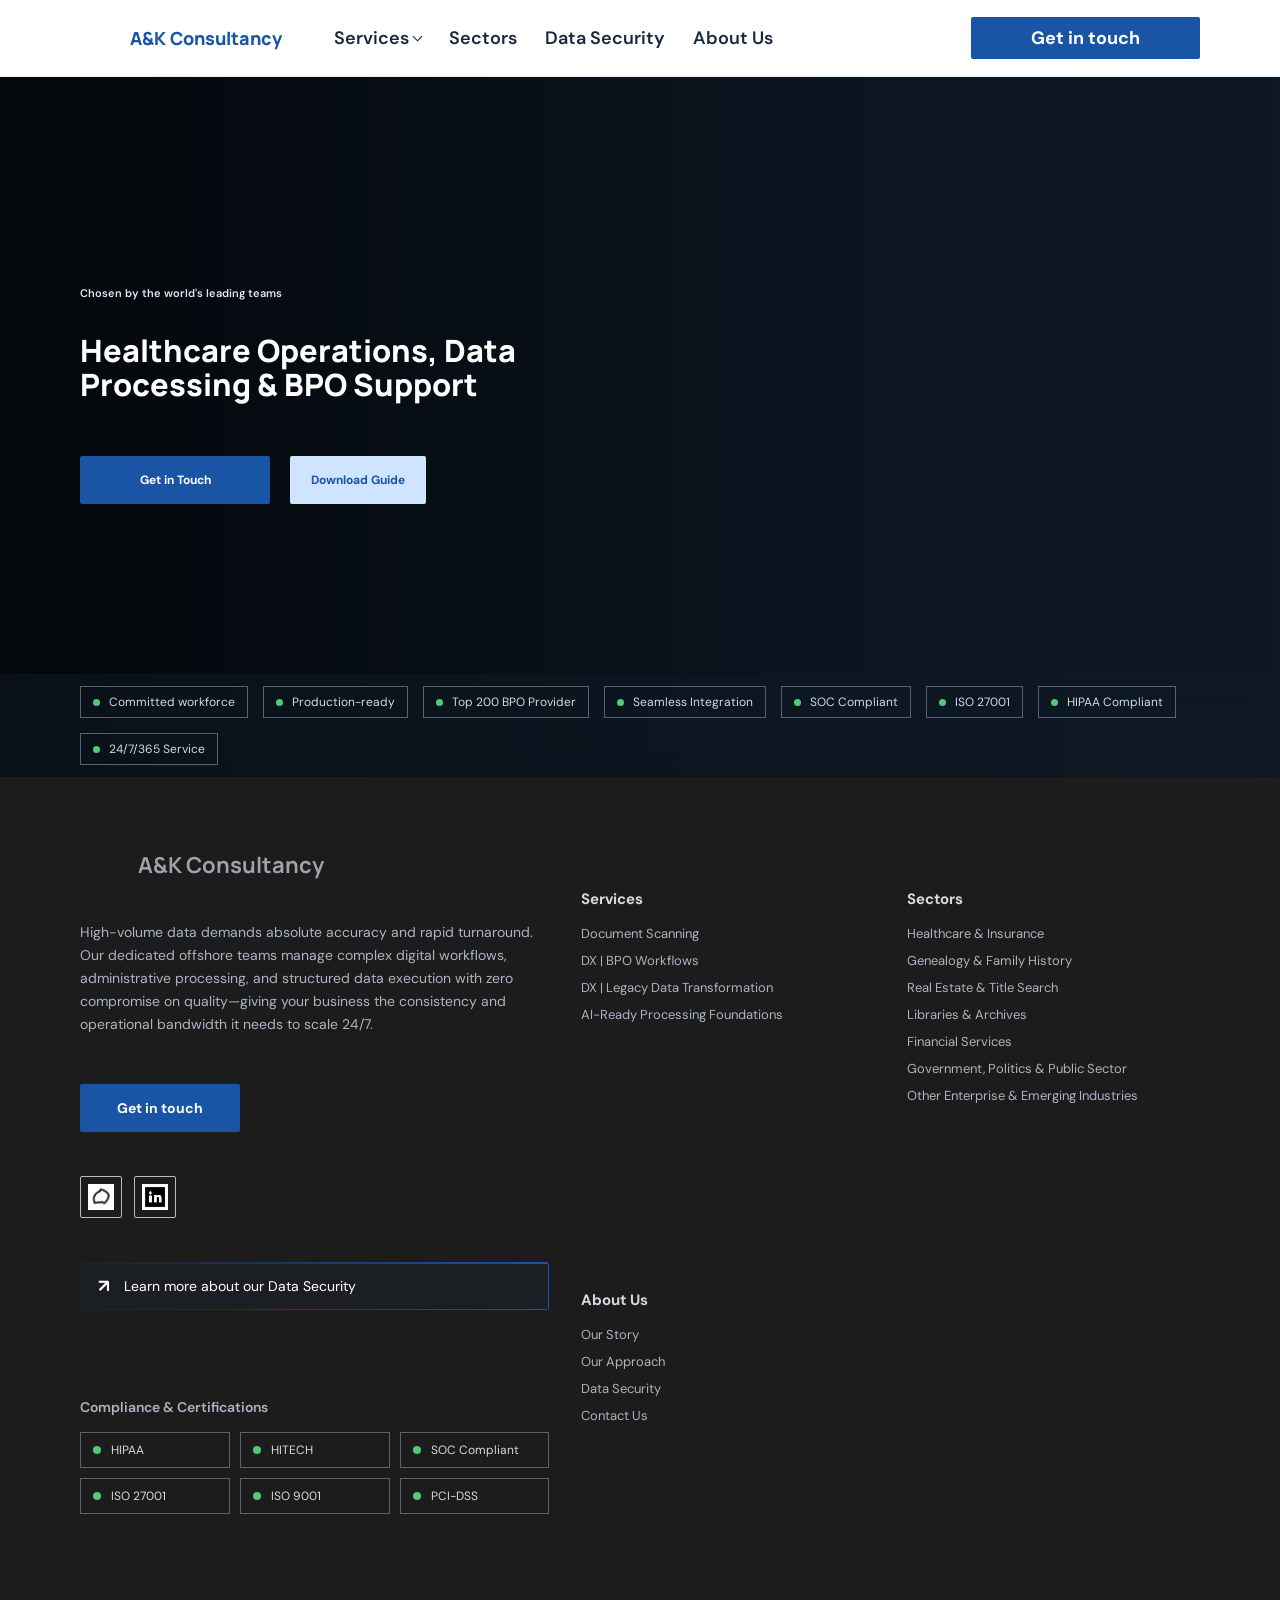
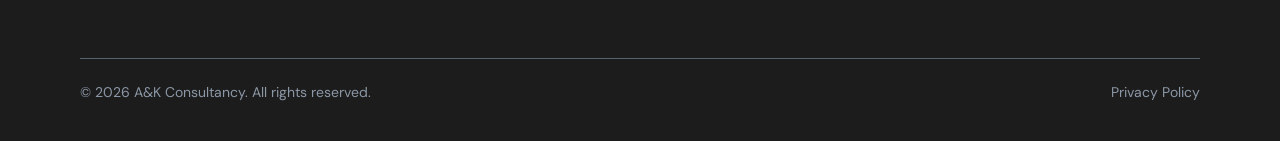
<file: index.html>
<!DOCTYPE html>
<html lang="en">
<head>
  <meta charset="UTF-8">
  <meta name="viewport" content="width=device-width, initial-scale=1.0">
  <meta name="description" content="A&amp;K Consultancy provides healthcare operations support, document processing, legacy data transformation, AI-ready data services, and secure BPO workflows for growing organizations.">
  <meta name="robots" content="index, follow">
  <link rel="canonical" href="https://www.ak-consultancy.online/">
  <link rel="icon" type="image/png" sizes="48x48" href="/ak-favicon.png?v=2">
  <link rel="icon" type="image/x-icon" href="/ak-favicon.ico?v=2">
  <link rel="apple-touch-icon" sizes="180x180" href="/apple-touch-icon.png">
  <meta property="og:type" content="website">
  <meta property="og:site_name" content="A&amp;K Consultancy">
  <meta property="og:title" content="A&amp;K Consultancy | Healthcare Operations, Data Processing &amp; BPO Services">
  <meta property="og:description" content="A&amp;K Consultancy provides healthcare operations support, document processing, legacy data transformation, AI-ready data services, and secure BPO workflows.">
  <meta property="og:url" content="https://www.ak-consultancy.online/">
  <meta property="og:image" content="https://www.ak-consultancy.online/GoogleBrand.png">
  <meta name="twitter:card" content="summary">
  <meta name="twitter:title" content="A&amp;K Consultancy | Healthcare Operations, Data Processing &amp; BPO Services">
  <meta name="twitter:description" content="A&amp;K Consultancy provides healthcare operations support, document processing, legacy data transformation, AI-ready data services, and secure BPO workflows.">
  <title>A&amp;K Consultancy | Healthcare Operations, Data Processing &amp; BPO Services</title>
  <link rel="stylesheet" href="style.css">
  <script type="application/ld+json">
    {
      "@context": "https://schema.org",
      "@type": "Organization",
      "name": "A&K Consultancy",
      "url": "https://www.ak-consultancy.online/",
      "logo": "https://www.ak-consultancy.online/GoogleBrand.png",
      "email": "hello@ak-consultancy.online",
      "description": "Healthcare operations, document processing, data transformation, and BPO support."
    }
  </script>
  <script type="application/ld+json">
    {
      "@context": "https://schema.org",
      "@type": "WebSite",
      "name": "A&K Consultancy",
      "url": "https://www.ak-consultancy.online/",
      "publisher": {
        "@type": "Organization",
        "name": "A&K Consultancy",
        "url": "https://www.ak-consultancy.online/"
      }
    }
  </script>
</head>
<body>
  <header class="site-header">
    <div class="header-inner">
      <div class="header-topline">
        <a class="brand" href="index.html" aria-label="A&K Consultancy home">
          <video class="brand-logo" autoplay muted loop playsinline preload="auto" aria-label="A&K Consultancy logo">
            <source src="https://raw.githubusercontent.com/ahmedarbaz272-maker/A-K_Consultancy/main/Assets/Brand_Logo/Green_arrow_logo_animation_202608241919.mp4" type="video/mp4">
          </video>
          <span class="brand-name">A&amp;K Consultancy</span>
        </a>

        <button class="menu-toggle" type="button" aria-expanded="false" aria-controls="primary-navigation">
          <span></span>
          <span></span>
          <span></span>
          <span class="sr-only">Open navigation menu</span>
        </button>

        <nav class="primary-navigation" id="primary-navigation" aria-label="Primary navigation">
          <ul class="navigation-list">
            <li class="navigation-item has-dropdown">
              <button class="navigation-link dropdown-toggle" type="button" aria-expanded="false">
                Services
                <span class="chevron" aria-hidden="true"></span>
              </button>
              <ul class="dropdown-menu">
                <li><a href="document-scanning.html">Document Scanning</a></li>
                <li><a href="bpo-workflows.html">DX | BPO Workflows</a></li>
                <li><a href="legacy-data-transformation.html">DX | Legacy Data Transformation</a></li>
                <li><a href="ai-ready-processing.html">AI-Ready Processing Foundations</a></li>
              </ul>
            </li>
            <li class="navigation-item"><a class="navigation-link" href="sectors.html">Sectors</a></li>
            <li class="navigation-item"><a class="navigation-link" href="data-security.html">Data Security</a></li>
            <li class="navigation-item"><a class="navigation-link" href="about-ak-consultancy.html">About Us</a></li>
          </ul>

          <div class="header-actions">
            <a class="contact-link" href="get-in-touch.html">Get in touch</a>
          </div>
        </nav>
      </div>

    </div>
  </header>

  <main>
    <section class="hero" aria-labelledby="hero-title">
      <div class="hero-video" aria-hidden="true">
        <video autoplay muted loop playsinline preload="auto" title="A&K Consultancy healthcare operations video">
          <source src="https://raw.githubusercontent.com/ahmedarbaz272-maker/A-K_Consultancy/main/Assets/HeroSection/HomeHero.mp4" type="video/mp4">
        </video>
      </div>
      <div class="hero-overlay" aria-hidden="true"></div>
      <div class="hero-badges" aria-label="Company credentials">
        <span class="hero-badge"><span class="certification-dot"></span>Committed workforce</span>
        <span class="hero-badge"><span class="certification-dot"></span>Production-ready</span>
        <span class="hero-badge"><span class="certification-dot"></span>Top 200 BPO Provider</span>
        <span class="hero-badge"><span class="certification-dot"></span>Seamless Integration</span>
        <span class="hero-badge"><span class="certification-dot"></span>SOC Compliant</span>
        <span class="hero-badge"><span class="certification-dot"></span>ISO 27001</span>
        <span class="hero-badge"><span class="certification-dot"></span>HIPAA Compliant</span>
        <span class="hero-badge"><span class="certification-dot"></span>24/7/365 Service</span>
      </div>
      <div class="hero-content">
        <p class="hero-eyebrow">Chosen by the world's leading teams</p>
        <h1 id="hero-title">Healthcare Operations, Data Processing &amp; BPO Support</h1>
        <div class="hero-actions">
          <a class="hero-button hero-button-primary" href="get-in-touch.html">Get in Touch</a>
          <a class="hero-button hero-button-secondary" href="#download-guide">Download Guide</a>
        </div>
      </div>
    </section>
  </main>

  <footer class="site-footer">
    <div class="footer-inner">
      <div class="header-content">
        <a class="footer-brand" href="index.html" aria-label="A&K Consultancy home">
              <video class="footer-logo" autoplay muted loop playsinline preload="auto" aria-label="A&K Consultancy logo">
                <source src="https://raw.githubusercontent.com/ahmedarbaz272-maker/A-K_Consultancy/main/Assets/Brand_Logo/Green_arrow_logo_animation_202608241919.mp4" type="video/mp4">
              </video>
          <span>A&amp;K Consultancy</span>
        </a>
        <p class="header-description">High-volume data demands absolute accuracy and rapid turnaround. Our dedicated offshore teams manage complex digital workflows, administrative processing, and structured data execution with zero compromise on quality—giving your business the consistency and operational bandwidth it needs to scale 24/7.</p>
        <a class="header-cta" href="get-in-touch.html">Get in touch</a>

        <div class="social-links" aria-label="Social media links">
          <span class="social-link" aria-label="Facebook" aria-disabled="true" tabindex="-1">
            <img src="https://raw.githubusercontent.com/ahmedarbaz272-maker/A-K_Consultancy/main/Assets/Icons/icons8-facebook.gif" alt="Facebook logo">
          </span>
          <span class="social-link" aria-label="LinkedIn" aria-disabled="true" tabindex="-1">
            <img src="https://raw.githubusercontent.com/ahmedarbaz272-maker/A-K_Consultancy/main/Assets/Icons/icons8-linkedin-48.gif" alt="LinkedIn logo">
          </span>
        </div>

        <a class="security-link" href="data-security.html">Learn more about our Data Security</a>

        <div class="certifications">
          <p class="certifications-title">Compliance &amp; Certifications</p>
          <div class="certification-grid">
            <div class="certification-item"><span class="certification-dot"></span>HIPAA</div>
            <div class="certification-item"><span class="certification-dot"></span>HITECH</div>
            <div class="certification-item"><span class="certification-dot"></span>SOC Compliant</div>
            <div class="certification-item"><span class="certification-dot"></span>ISO 27001</div>
            <div class="certification-item"><span class="certification-dot"></span>ISO 9001</div>
            <div class="certification-item"><span class="certification-dot"></span>PCI-DSS</div>
          </div>
        </div>

      </div>

      <nav class="footer-services" aria-label="Footer services">
        <h2><a href="document-scanning.html">Services</a></h2>
        <a href="document-scanning.html">Document Scanning</a>
        <a href="bpo-workflows.html">DX | BPO Workflows</a>
        <a href="legacy-data-transformation.html">DX | Legacy Data Transformation</a>
        <a href="ai-ready-processing.html">AI-Ready Processing Foundations</a>
      </nav>
      
      <nav class="footer-sectors" aria-label="Footer sectors">
        <h2><a href="sectors.html">Sectors</a></h2>
        <a href="sectors.html">Healthcare &amp; Insurance</a>
        <a href="sectors.html">Genealogy &amp; Family History</a>
        <a href="sectors.html">Real Estate &amp; Title Search</a>
        <a href="sectors.html">Libraries &amp; Archives</a>
        <a href="sectors.html">Financial Services</a>
        <a href="sectors.html">Government, Politics &amp; Public Sector</a>
        <a href="sectors.html">Other Enterprise &amp; Emerging Industries</a>
      </nav>


      <nav class="footer-about" aria-label="Footer about us"><h2><a href="about-ak-consultancy.html">About Us</a></h2><a href="about-ak-consultancy.html#our-story">Our Story</a><a href="about-ak-consultancy.html#our-approach">Our Approach</a><a href="data-security.html">Data Security</a><a href="get-in-touch.html">Contact Us</a></nav>

      <div class="header-bottomline">
        <span>&copy; 2026 A&amp;K Consultancy. All rights reserved.</span>
        <a href="privacy-policy.html">Privacy Policy</a>
      </div>
    </div>
  </footer>

  <script src="script.js?v=animation-2"></script>
</body>
</html>
</file>
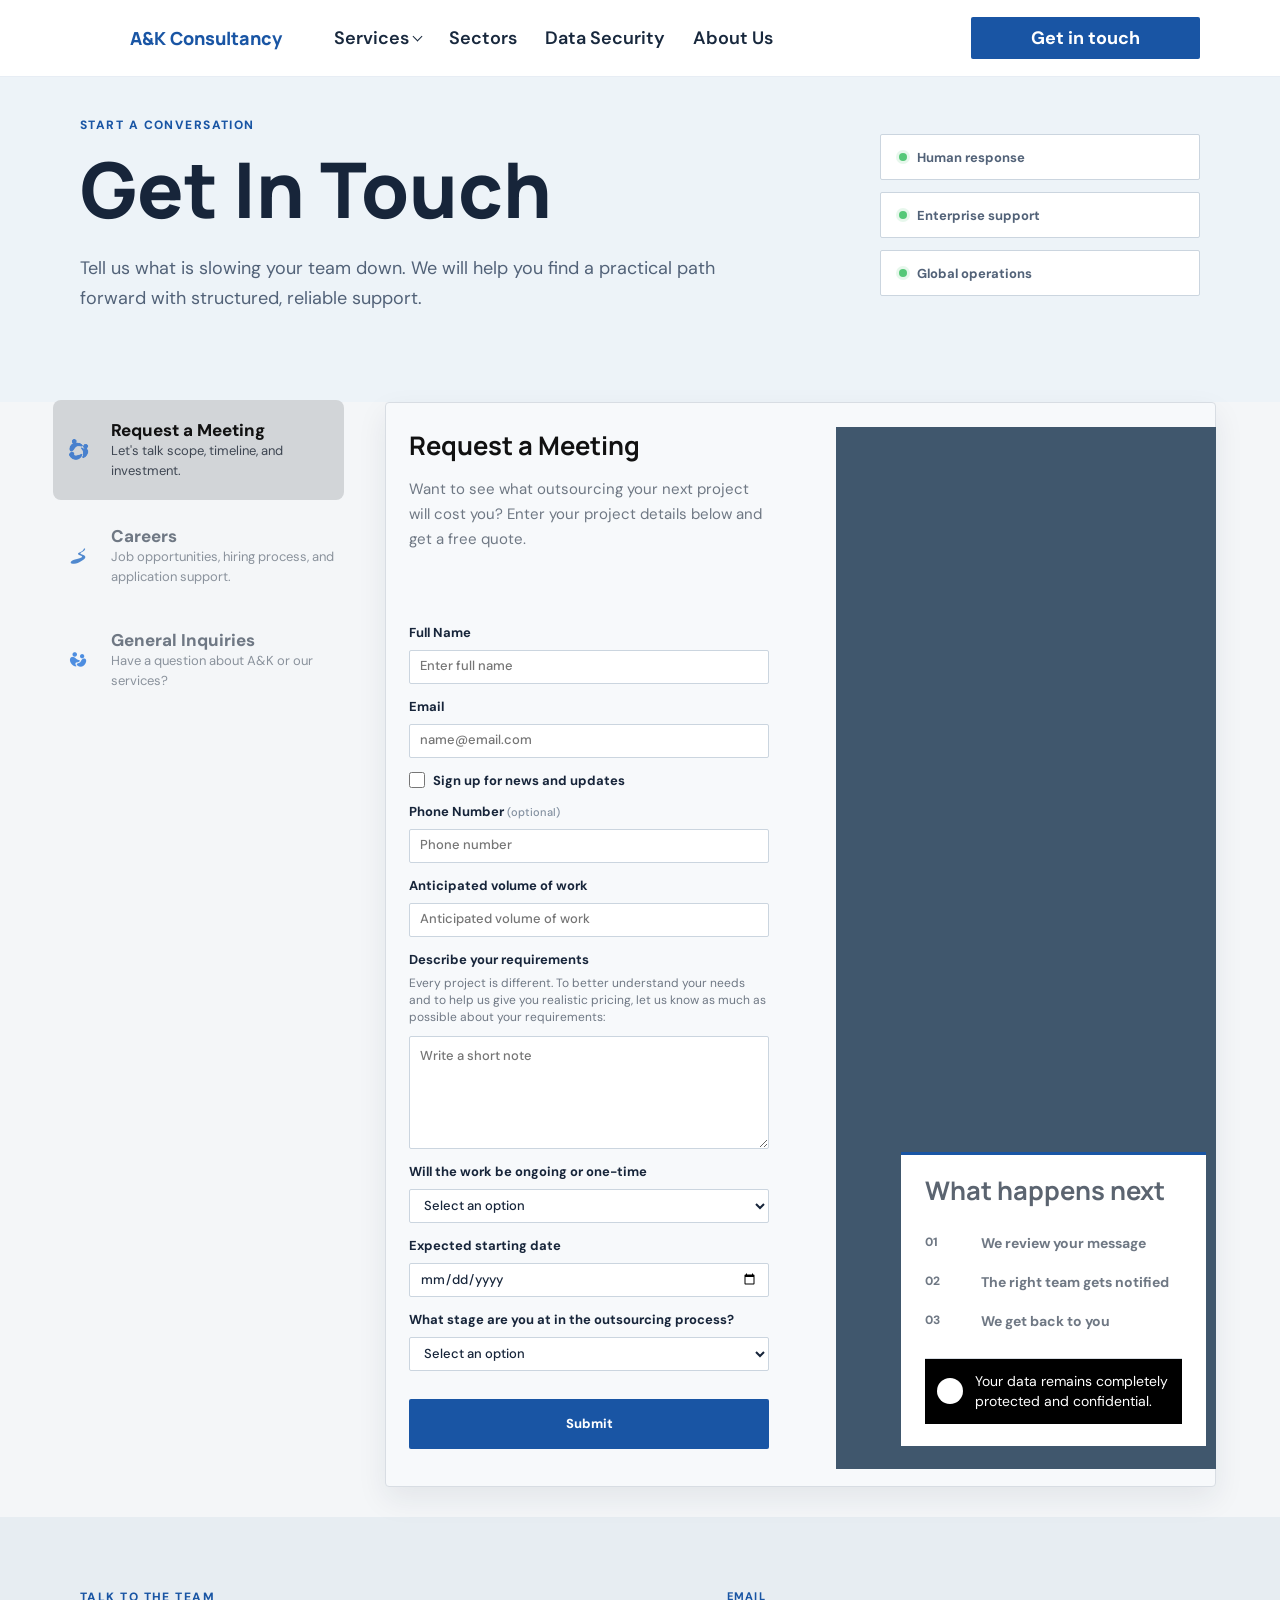
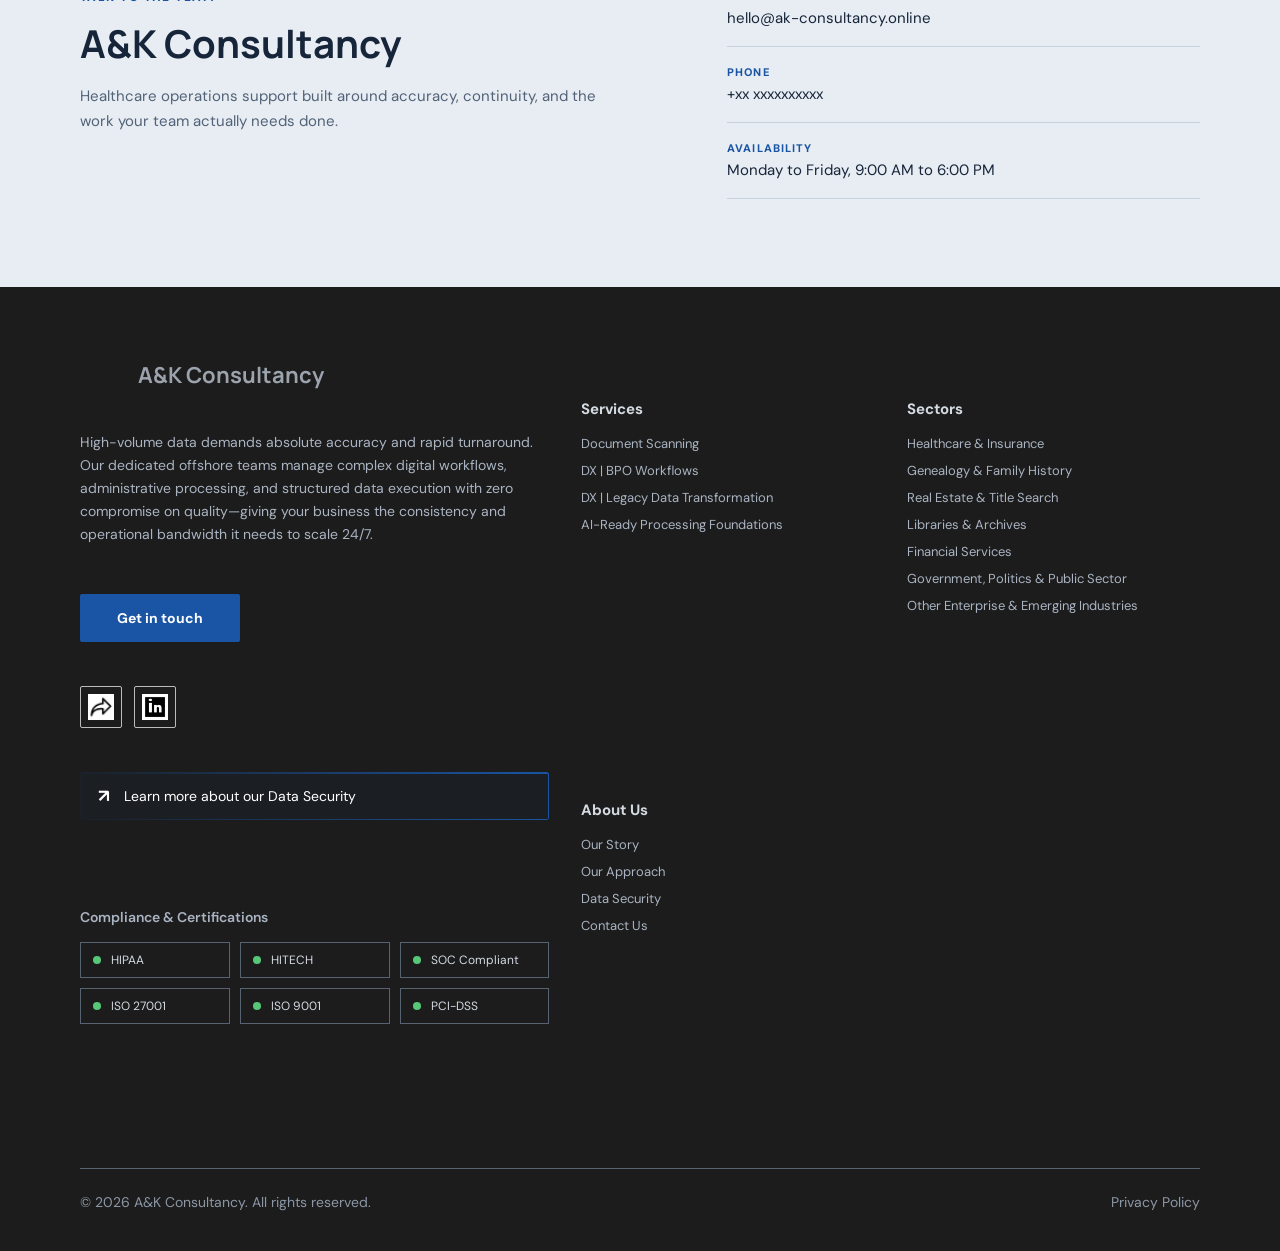
<file: get-in-touch.html>
﻿<!DOCTYPE html>
<html lang="en">
<head>
  <meta charset="UTF-8">
  <meta name="viewport" content="width=device-width, initial-scale=1.0">
  <meta name="description" content="Contact A&amp;K Consultancy about healthcare operations, document processing, data transformation, and BPO support for your organization.">
  <meta name="robots" content="index, follow">
  <link rel="canonical" href="https://www.ak-consultancy.online/get-in-touch.html">
  <link rel="icon" type="image/png" sizes="48x48" href="/ak-favicon.png?v=2">
  <link rel="icon" type="image/x-icon" href="/ak-favicon.ico?v=2">
  <link rel="apple-touch-icon" sizes="180x180" href="/apple-touch-icon.png">
  <meta property="og:type" content="website">
  <meta property="og:site_name" content="A&amp;K Consultancy">
  <meta property="og:title" content="Contact A&amp;K Consultancy">
  <meta property="og:description" content="Contact A&amp;K Consultancy about healthcare operations, document processing, data transformation, and BPO support.">
  <meta property="og:url" content="https://www.ak-consultancy.online/get-in-touch.html">
  <meta property="og:image" content="https://www.ak-consultancy.online/GoogleBrand.png">
  <meta name="twitter:card" content="summary">
  <meta name="twitter:title" content="Contact A&amp;K Consultancy">
  <meta name="twitter:description" content="Contact A&amp;K Consultancy about healthcare operations, document processing, data transformation, and BPO support.">
  <title>Contact A&amp;K Consultancy | Get in Touch</title>
  <link rel="stylesheet" href="style.css?v=contact-layout-2">
  <script type="application/ld+json">
    {"@context":"https://schema.org","@type":"ContactPage","name":"Contact A&K Consultancy","description":"Contact A&K Consultancy about healthcare operations, document processing, data transformation, and BPO support.","url":"https://www.ak-consultancy.online/get-in-touch.html","mainEntity":{"@type":"Organization","name":"A&K Consultancy","url":"https://www.ak-consultancy.online/","email":"hello@ak-consultancy.online"}}
  </script>
  <script type="application/ld+json">
    {"@context":"https://schema.org","@type":"BreadcrumbList","itemListElement":[{"@type":"ListItem","position":1,"name":"Home","item":"https://www.ak-consultancy.online/"},{"@type":"ListItem","position":2,"name":"Contact A&K Consultancy","item":"https://www.ak-consultancy.online/get-in-touch.html"}]}
  </script>
</head>
<body class="contact-page">
  <header class="site-header">
    <div class="header-inner">
      <div class="header-topline">
        <a class="brand" href="index.html" aria-label="A&K Consultancy home">
          <video class="brand-logo" autoplay muted loop playsinline preload="auto" aria-label="A&K Consultancy logo">
            <source src="https://raw.githubusercontent.com/ahmedarbaz272-maker/A-K_Consultancy/main/Assets/Brand_Logo/Green_arrow_logo_animation_202608241919.mp4" type="video/mp4">
          </video>
          <span class="brand-name">A&amp;K Consultancy</span>
        </a>

        <button class="menu-toggle" type="button" aria-expanded="false" aria-controls="primary-navigation">
          <span></span>
          <span></span>
          <span></span>
          <span class="sr-only">Open navigation menu</span>
        </button>

        <nav class="primary-navigation" id="primary-navigation" aria-label="Primary navigation">
          <ul class="navigation-list">
            <li class="navigation-item has-dropdown">
              <button class="navigation-link dropdown-toggle" type="button" aria-expanded="false">
                Services
                <span class="chevron" aria-hidden="true"></span>
              </button>
              <ul class="dropdown-menu">
                <li><a href="document-scanning.html">Document Scanning</a></li>
                <li><a href="bpo-workflows.html">DX | BPO Workflows</a></li>
                <li><a href="legacy-data-transformation.html">DX | Legacy Data Transformation</a></li>
                <li><a href="ai-ready-processing.html">AI-Ready Processing Foundations</a></li>
              </ul>
            </li>
            <li class="navigation-item"><a class="navigation-link" href="sectors.html">Sectors</a></li>
            <li class="navigation-item"><a class="navigation-link" href="data-security.html">Data Security</a></li>
            <li class="navigation-item"><a class="navigation-link" href="about-ak-consultancy.html">About Us</a></li>
          </ul>

          <div class="header-actions">
            <a class="contact-link" href="get-in-touch.html">Get in touch</a>
          </div>
        </nav>
      </div>

    </div>
  </header>

  <main>
    <section class="contact-intro" aria-labelledby="contact-title">
      <div class="contact-intro-inner">
        <p class="contact-kicker">Start a conversation</p>
        <h1 id="contact-title">Get In Touch</h1>
        <p>Tell us what is slowing your team down. We will help you find a practical path forward with structured, reliable support.</p>
        <fieldset class="contact-options">
          <legend class="sr-only">Support type</legend>
          <label class="contact-option">
            <input type="radio" name="support-type" value="human-response">
            <span class="contact-option-dot" aria-hidden="true"></span>
            <span>Human response</span>
          </label>
          <label class="contact-option">
            <input type="radio" name="support-type" value="enterprise-support">
            <span class="contact-option-dot" aria-hidden="true"></span>
            <span>Enterprise support</span>
          </label>
          <label class="contact-option">
            <input type="radio" name="support-type" value="global-operations">
            <span class="contact-option-dot" aria-hidden="true"></span>
            <span>Global operations</span>
          </label>
        </fieldset>
      </div>
    </section>

    <section class="contact-workspace" aria-labelledby="meeting-title">
      <div class="contact-video-background" aria-hidden="true">
        <video autoplay muted loop playsinline preload="metadata">
          <source src="https://raw.githubusercontent.com/ahmedarbaz272-maker/A-K_Consultancy/main/Assets/Contact%20Page/Flying_through_geometric_tunnel_1080p_20260914140440.mp4" type="video/mp4">
        </video>
      </div>
      <fieldset class="contact-intents">
        <legend class="sr-only">Choose an enquiry type</legend>
        <label class="contact-intent">
          <input type="radio" name="inquiry-type" value="request-a-meeting" checked>
          <img class="contact-intent-logo" src="https://raw.githubusercontent.com/ahmedarbaz272-maker/A-K_Consultancy/main/Assets/Contact%20Page/request-a-meeting-organic-alt-1.png" alt="">
          <span class="contact-intent-title">Request a Meeting</span>
          <span class="contact-intent-copy">Let's talk scope, timeline, and investment.</span>
        </label>
        <label class="contact-intent">
          <input type="radio" name="inquiry-type" value="careers">
          <img class="contact-intent-logo" src="https://raw.githubusercontent.com/ahmedarbaz272-maker/A-K_Consultancy/main/Assets/Contact%20Page/careers-icon-new.png" alt="Careers icon">
          <span class="contact-intent-title">Careers</span>
          <span class="contact-intent-copy">Job opportunities, hiring process, and application support.</span>
        </label>
        <label class="contact-intent">
          <input type="radio" name="inquiry-type" value="general-inquiries">
          <img class="contact-intent-logo" src="https://raw.githubusercontent.com/ahmedarbaz272-maker/A-K_Consultancy/main/Assets/Contact%20Page/general-inquiries-icon-only.png" alt="General inquiries icon">
          <span class="contact-intent-title">General Inquiries</span>
          <span class="contact-intent-copy">Have a question about A&amp;K or our services?</span>
        </label>
      </fieldset>
      <div class="contact-form-panel" data-inquiry="request-a-meeting" hidden>
        <h2 id="meeting-title">Request a Meeting</h2>
        <p class="contact-panel-copy">Want to see what outsourcing your next project will cost you? Enter your project details below and get a free quote.</p>
        <form class="contact-form" id="contact-form-request"> 
          <div class="contact-field-grid">
            <label class="contact-field">
              <span>Full Name</span>
              <input type="text" name="name" autocomplete="name" placeholder="Enter full name" required>
            </label>
            <label class="contact-field">
              <span>Email</span>
              <input type="email" name="email" autocomplete="email" placeholder="name@email.com" required>
            </label>
            <label class="contact-field contact-field-wide contact-checkbox-field">
              <span><input type="checkbox" name="news-updates"> Sign up for news and updates</span>
            </label>
            <label class="contact-field">
              <span>Phone Number <em>(optional)</em></span>
              <input type="tel" name="phone" autocomplete="tel" placeholder="Phone number">
            </label>
            <label class="contact-field">
              <span>Anticipated volume of work</span>
              <input type="text" name="work-volume" placeholder="Anticipated volume of work">
            </label>
            <label class="contact-field contact-field-wide">
              <span>Describe your requirements</span>
              <p class="contact-field-help">Every project is different. To better understand your needs and to help us give you realistic pricing, let us know as much as possible about your requirements:</p>
              <textarea name="requirements" rows="5" placeholder="Write a short note" required></textarea>
            </label>
            <label class="contact-field">
              <span>Will the work be ongoing or one-time</span>
              <select name="work-frequency" required>
                <option value="" selected disabled>Select an option</option>
                <option>One-Time</option>
                <option>Ongoing</option>
              </select>
            </label>
            <label class="contact-field">
              <span>Expected starting date</span>
              <input type="date" name="start-date" placeholder="mm/dd/yyyy">
            </label>
            <label class="contact-field contact-field-wide">
              <span>What stage are you at in the outsourcing process?</span>
              <select name="outsourcing-stage" required>
                <option value="" selected disabled>Select an option</option>
                <option>Currently in-house</option>
                <option>Currently Outsourced</option>
                <option>Early Concept Stage</option>
              </select>
            </label>
          </div>
          <div class="contact-form-footer">
            <button class="contact-submit" type="submit">Submit</button>
          </div>
        </form>
      </div>

      <div class="contact-form-panel" data-inquiry="careers">
        <h2 id="careers-title">Careers</h2>
        <p class="contact-panel-copy" id="careers-copy">The more context you share, the better we can help.</p>
        <form class="contact-form" id="contact-form-careers"> 
          <div class="contact-field-grid">
            <label class="contact-field">
              <span>Full Name</span>
              <input type="text" name="name" autocomplete="name" placeholder="Enter full name" required>
            </label>
            <label class="contact-field">
              <span>Email</span>
              <input type="email" name="email" autocomplete="email" placeholder="name@email.com" required>
            </label>
            <label class="contact-field contact-field-wide contact-checkbox-field">
              <span><input type="checkbox" name="news-updates"> Sign up for news and updates</span>
            </label>
            <label class="contact-field">
              <span>Phone Number <em>(optional)</em></span>
              <input type="tel" name="phone" autocomplete="tel" placeholder="Phone number">
            </label>
            <label class="contact-field">
              <span>Position of Interest</span>
              <input type="text" name="position" placeholder="Position of Interest">
            </label>
            <label class="contact-field">
              <span>State</span>
              <input type="text" name="state" placeholder="State">
            </label>
            <label class="contact-field">
              <span>City</span>
              <input type="text" name="city" placeholder="City">
            </label>
            <label class="contact-field contact-field-wide">
              <span>Message</span>
              <textarea name="message" rows="5" placeholder="Tell us a little about yourself and your interest" required></textarea>
            </label>
          </div>
          <div class="contact-form-footer">
            <button class="contact-submit" type="submit">Submit</button>
          </div>
        </form>
      </div>

      <div class="contact-form-panel" data-inquiry="general-inquiries" hidden>
        <h2 id="general-inquiries-title">General Inquiries</h2>
        <p class="contact-panel-copy" id="general-inquiries-copy">The more context you share, the better we can help.</p>
        <form class="contact-form" id="contact-form-general"> 
          <div class="contact-field-grid">
            <label class="contact-field">
              <span>Full Name</span>
              <input type="text" name="name" autocomplete="name" placeholder="Enter full name" required>
            </label>
            <label class="contact-field">
              <span>Email</span>
              <input type="email" name="email" autocomplete="email" placeholder="name@email.com" required>
            </label>
            <label class="contact-field contact-field-wide contact-checkbox-field">
              <span><input type="checkbox" name="news-updates"> Sign up for news and updates</span>
            </label>
            <label class="contact-field">
              <span>Phone Number <em>(optional)</em></span>
              <input type="tel" name="phone" autocomplete="tel" placeholder="Phone number">
            </label>
            <label class="contact-field">
              <span>Country / Region</span>
              <input type="text" name="country-region" placeholder="Country / Region">
            </label>
            <label class="contact-field contact-field-wide">
              <span>Message</span>
              <textarea name="message" rows="5" placeholder="Tell us how we can help" required></textarea>
            </label>
          </div>
          <div class="contact-form-footer">
            <button class="contact-submit" type="submit">Submit</button>
          </div>
        </form>
      </div>

      <aside class="contact-next" aria-labelledby="next-title">
        <h2 id="next-title">What happens next</h2>
        <ol class="contact-steps">
          <li><span>01</span><div><strong>We review your message</strong></div></li>
          <li><span>02</span><div><strong>The right team gets notified</strong></div></li>
          <li><span>03</span><div><strong>We get back to you</strong></div></li>
        </ol>
        <div class="contact-assurance"><span class="contact-assurance-icon" aria-hidden="true"></span><span class="contact-assurance-text">Your data remains completely protected and confidential.</span></div>
      </aside>
    </section>

    <section class="contact-details" aria-labelledby="details-title">
      <div class="contact-details-heading">
        <p class="contact-kicker">Talk to the team</p>
        <h2 id="details-title">A&K Consultancy</h2>
        <p>Healthcare operations support built around accuracy, continuity, and the work your team actually needs done.</p>
      </div>
      <div class="contact-detail-list">
        <a href="mailto:hello@ak-consultancy.online"><span>Email</span>hello@ak-consultancy.online</a>
        <a href="tel:+15550184762"><span>Phone</span>+xx xxxxxxxxxx</a>
        <div><span>Availability</span>Monday to Friday, 9:00 AM to 6:00 PM</div>
      </div>
    </section>
  </main>

  <footer class="site-footer">
    <div class="footer-inner">
      <div class="header-content">
        <a class="footer-brand" href="index.html" aria-label="A&K Consultancy home">
              <video class="footer-logo" autoplay muted loop playsinline preload="auto" aria-label="A&K Consultancy logo">
                <source src="https://raw.githubusercontent.com/ahmedarbaz272-maker/A-K_Consultancy/main/Assets/Brand_Logo/Green_arrow_logo_animation_202608241919.mp4" type="video/mp4">
              </video>
          <span>A&amp;K Consultancy</span>
        </a>
        <p class="header-description">High-volume data demands absolute accuracy and rapid turnaround. Our dedicated offshore teams manage complex digital workflows, administrative processing, and structured data execution with zero compromise on quality—giving your business the consistency and operational bandwidth it needs to scale 24/7.</p>
        <a class="header-cta" href="get-in-touch.html">Get in touch</a>

        <div class="social-links" aria-label="Social media links">
          <span class="social-link" aria-label="Facebook" aria-disabled="true" tabindex="-1">
            <img src="https://raw.githubusercontent.com/ahmedarbaz272-maker/A-K_Consultancy/main/Assets/Icons/icons8-facebook.gif" alt="Facebook logo">
          </span>
          <span class="social-link" aria-label="LinkedIn" aria-disabled="true" tabindex="-1">
            <img src="https://raw.githubusercontent.com/ahmedarbaz272-maker/A-K_Consultancy/main/Assets/Icons/icons8-linkedin-48.gif" alt="LinkedIn logo">
          </span>
        </div>

        <a class="security-link" href="data-security.html">Learn more about our Data Security</a>

        <div class="certifications">
          <p class="certifications-title">Compliance &amp; Certifications</p>
          <div class="certification-grid">
            <div class="certification-item"><span class="certification-dot"></span>HIPAA</div>
            <div class="certification-item"><span class="certification-dot"></span>HITECH</div>
            <div class="certification-item"><span class="certification-dot"></span>SOC Compliant</div>
            <div class="certification-item"><span class="certification-dot"></span>ISO 27001</div>
            <div class="certification-item"><span class="certification-dot"></span>ISO 9001</div>
            <div class="certification-item"><span class="certification-dot"></span>PCI-DSS</div>
          </div>
        </div>

      </div>

      <nav class="footer-services" aria-label="Footer services">
        <h2><a href="document-scanning.html">Services</a></h2>
        <a href="document-scanning.html">Document Scanning</a>
        <a href="bpo-workflows.html">DX | BPO Workflows</a>
        <a href="legacy-data-transformation.html">DX | Legacy Data Transformation</a>
        <a href="ai-ready-processing.html">AI-Ready Processing Foundations</a>
      </nav>
      
      <nav class="footer-sectors" aria-label="Footer sectors">
        <h2><a href="sectors.html">Sectors</a></h2>
        <a href="sectors.html">Healthcare &amp; Insurance</a>
        <a href="sectors.html">Genealogy &amp; Family History</a>
        <a href="sectors.html">Real Estate &amp; Title Search</a>
        <a href="sectors.html">Libraries &amp; Archives</a>
        <a href="sectors.html">Financial Services</a>
        <a href="sectors.html">Government, Politics &amp; Public Sector</a>
        <a href="sectors.html">Other Enterprise &amp; Emerging Industries</a>
      </nav>


      <nav class="footer-about" aria-label="Footer about us"><h2><a href="about-ak-consultancy.html">About Us</a></h2><a href="about-ak-consultancy.html#our-story">Our Story</a><a href="about-ak-consultancy.html#our-approach">Our Approach</a><a href="data-security.html">Data Security</a><a href="get-in-touch.html">Contact Us</a></nav>

      <div class="header-bottomline">
        <span>&copy; 2026 A&amp;K Consultancy. All rights reserved.</span>
        <a href="privacy-policy.html">Privacy Policy</a>
      </div>
    </div>
  </footer>
  <script src="script.js?v=animation-2"></script>
  <script>
    const supabaseUrl = 'https://wkveaopgnszcxopgyogx.supabase.co';
    const supabaseAnonKey = 'eyJhbGciOiJIUzI1NiIsInR5cCI6IkpXVCJ9.eyJpc3MiOiJzdXBhYmFzZSIsInJlZiI6IndrdmVhb3BnbnN6Y3hvcGd5b2d4Iiwicm9sZSI6ImFub24iLCJpYXQiOjE3ODk1NjY3OTksImV4cCI6MjEwNTE0Mjc5OX0.OoEdMaIH-aYIFyuxSauwn3Vp7qVYF-MsN5XLJYQkwXc';

    document.querySelectorAll('.contact-form').forEach(function (form) {
      form.addEventListener('submit', async function (event) {
        event.preventDefault();

        const panel = this.closest('.contact-form-panel');
        const submitButton = this.querySelector('.contact-submit');
        const inquiryType = panel.dataset.inquiry || 'general-inquiries';
        const payload = Object.fromEntries(new FormData(this).entries());

        payload['news-updates'] = this.elements['news-updates']?.checked || false;
        submitButton.disabled = true;

        try {
          const response = await fetch(`${supabaseUrl}/rest/v1/submissions`, {
            method: 'POST',
            headers: {
              apikey: supabaseAnonKey,
              Authorization: `Bearer ${supabaseAnonKey}`,
              'Content-Type': 'application/json',
              Prefer: 'return=minimal'
            },
            body: JSON.stringify({
              inquiry_type: inquiryType,
              name: payload.name || null,
              email: payload.email || null,
              payload_json: payload
            })
          });

          if (!response.ok) {
            const errorDetails = await response.text();
            throw new Error(`Database submission failed: ${errorDetails || response.status}`);
          }

          const emailResponse = await fetch(`${supabaseUrl}/functions/v1/Email_Contact_Form`, {
            method: 'POST',
            headers: {
              'Content-Type': 'application/json'
            },
            body: JSON.stringify({
              ...payload,
              inquiry_type: inquiryType
            })
          });

          if (!emailResponse.ok) {
            const errorDetails = await emailResponse.text();
            throw new Error(`Email notification failed: ${errorDetails || emailResponse.status}`);
          }

          window.alert('Thank you. Your enquiry has been sent successfully.');
          this.reset();
        } catch (error) {
          console.error('Contact form submission failed:', error);
          window.alert(`There was a problem sending your enquiry. ${error.message}`);
        } finally {
          submitButton.disabled = false;
        }
      });
    });
  </script>
</body>
</html>
</file>
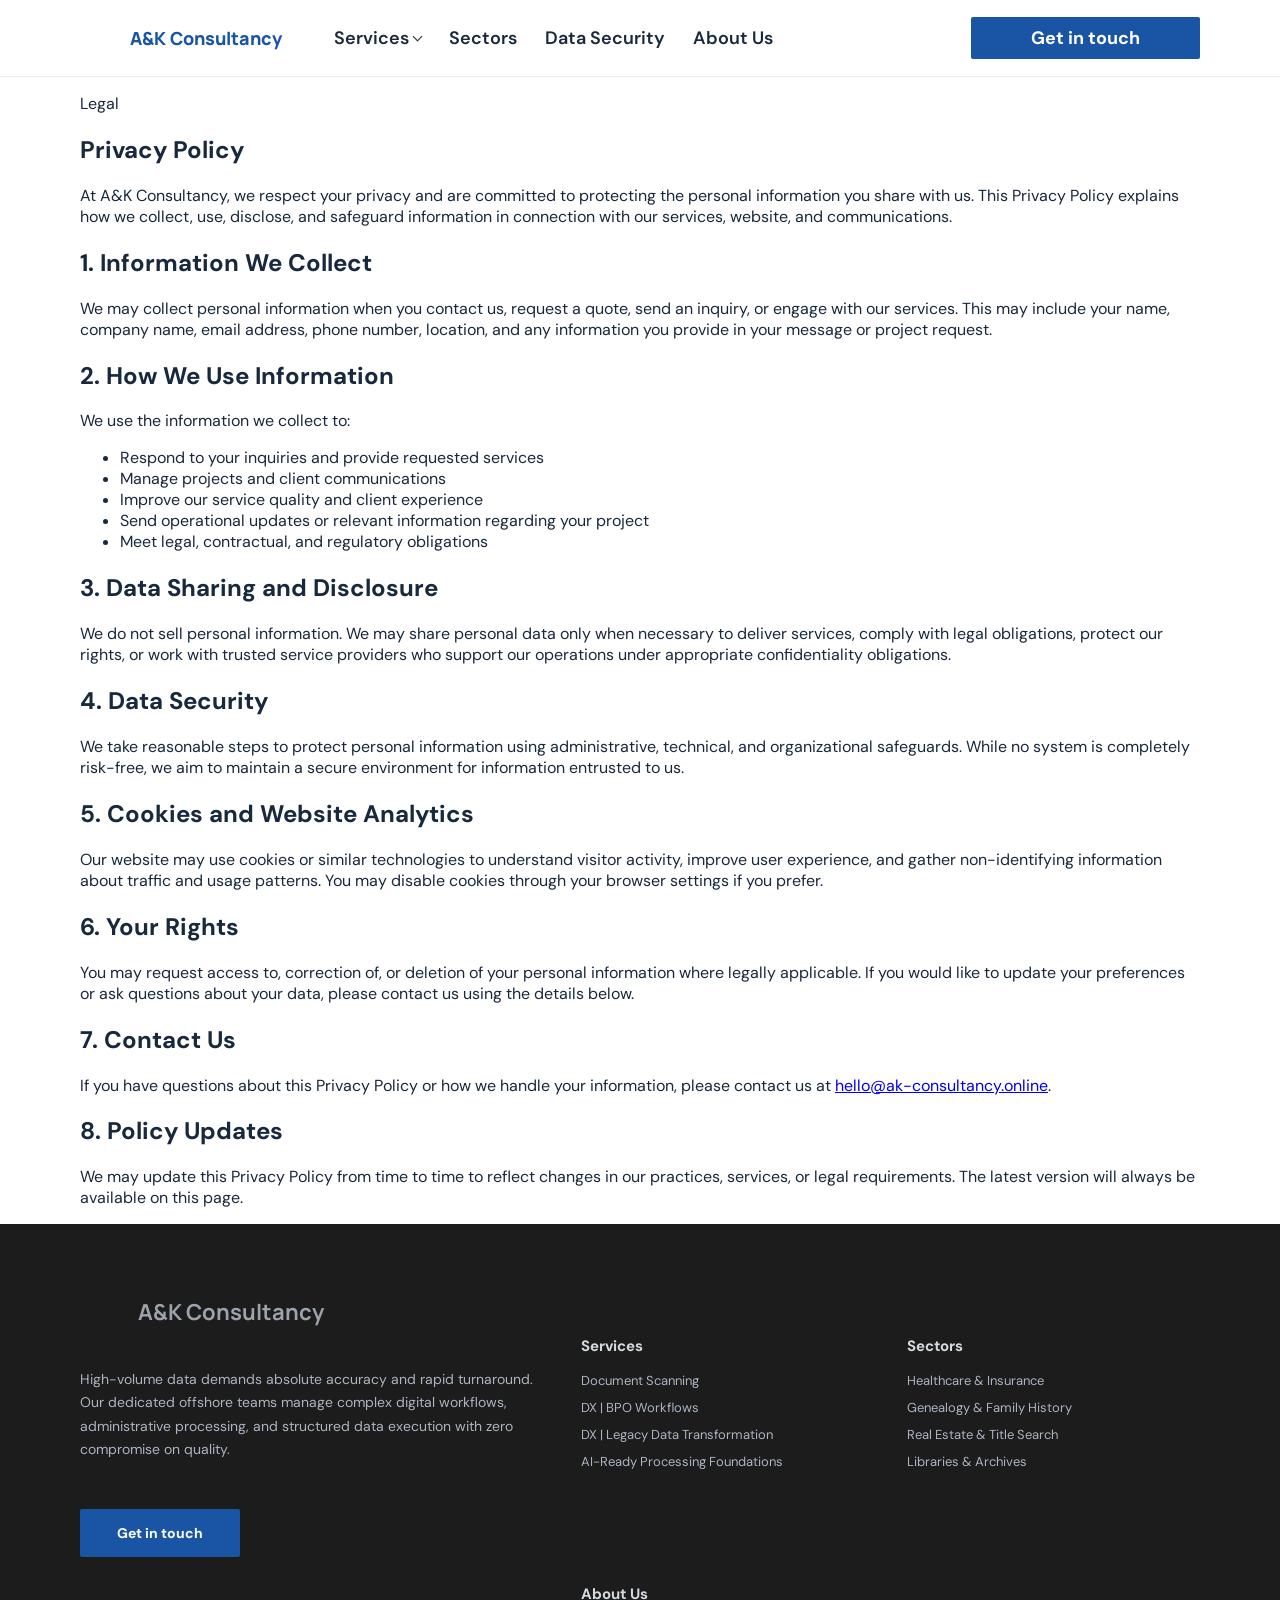
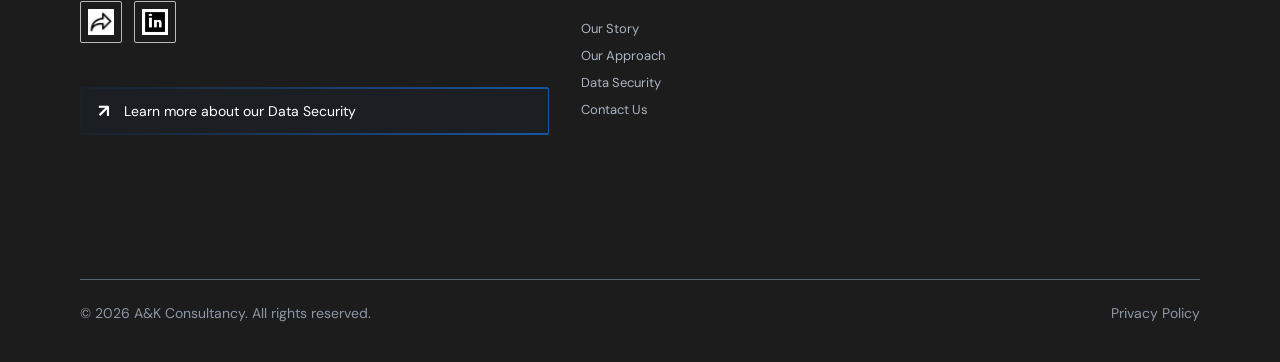
<file: privacy-policy.html>
<!DOCTYPE html>
<html lang="en">
<head>
  <meta charset="UTF-8">
  <meta name="viewport" content="width=device-width, initial-scale=1.0">
  <meta name="description" content="Privacy Policy for A&K Consultancy. Learn how we collect, use, protect, and manage personal information.">
  <meta name="robots" content="index, follow">
  <link rel="canonical" href="https://www.ak-consultancy.online/privacy-policy.html">
  <link rel="icon" type="image/png" sizes="48x48" href="/ak-favicon.png?v=2">
  <link rel="icon" type="image/x-icon" href="/ak-favicon.ico?v=2">
  <link rel="apple-touch-icon" sizes="180x180" href="/apple-touch-icon.png">
  <meta property="og:type" content="website">
  <meta property="og:site_name" content="A&K Consultancy">
  <meta property="og:title" content="Privacy Policy | A&K Consultancy">
  <meta property="og:description" content="Privacy Policy for A&K Consultancy. Learn how we collect, use, protect, and manage personal information.">
  <meta property="og:url" content="https://www.ak-consultancy.online/privacy-policy.html">
  <meta property="og:image" content="https://www.ak-consultancy.online/GoogleBrand.png">
  <meta name="twitter:card" content="summary">
  <meta name="twitter:title" content="Privacy Policy | A&K Consultancy">
  <meta name="twitter:description" content="Privacy Policy for A&K Consultancy. Learn how we collect, use, protect, and manage personal information.">
  <title>Privacy Policy | A&K Consultancy</title>
  <link rel="stylesheet" href="style.css">
</head>
<body>
  <header class="site-header">
    <div class="header-inner">
      <div class="header-topline">
        <a class="brand" href="index.html" aria-label="A&K Consultancy home">
          <video class="brand-logo" autoplay muted loop playsinline preload="auto" aria-label="A&K Consultancy logo">
            <source src="https://raw.githubusercontent.com/ahmedarbaz272-maker/A-K_Consultancy/main/Assets/Brand_Logo/Green_arrow_logo_animation_202608241919.mp4" type="video/mp4">
          </video>
          <span class="brand-name">A&amp;K Consultancy</span>
        </a>

        <button class="menu-toggle" type="button" aria-expanded="false" aria-controls="primary-navigation">
          <span></span>
          <span></span>
          <span></span>
          <span class="sr-only">Open navigation menu</span>
        </button>

        <nav class="primary-navigation" id="primary-navigation" aria-label="Primary navigation">
          <ul class="navigation-list">
            <li class="navigation-item has-dropdown">
              <button class="navigation-link dropdown-toggle" type="button" aria-expanded="false">
                Services
                <span class="chevron" aria-hidden="true"></span>
              </button>
              <ul class="dropdown-menu">
                <li><a href="document-scanning.html">Document Scanning</a></li>
                <li><a href="bpo-workflows.html">DX | BPO Workflows</a></li>
                <li><a href="legacy-data-transformation.html">DX | Legacy Data Transformation</a></li>
                <li><a href="ai-ready-processing.html">AI-Ready Processing Foundations</a></li>
              </ul>
            </li>
            <li class="navigation-item"><a class="navigation-link" href="sectors.html">Sectors</a></li>
            <li class="navigation-item"><a class="navigation-link" href="data-security.html">Data Security</a></li>
            <li class="navigation-item"><a class="navigation-link" href="about-ak-consultancy.html">About Us</a></li>
          </ul>

          <div class="header-actions">
            <a class="contact-link" href="get-in-touch.html">Get in touch</a>
          </div>
        </nav>
      </div>
    </div>
  </header>

  <main class="page-intro privacy-page">
    <section class="content-panel">
      <p class="section-kicker">Legal</p>
      <h1>Privacy Policy</h1>
      <p>At A&amp;K Consultancy, we respect your privacy and are committed to protecting the personal information you share with us. This Privacy Policy explains how we collect, use, disclose, and safeguard information in connection with our services, website, and communications.</p>

      <h2>1. Information We Collect</h2>
      <p>We may collect personal information when you contact us, request a quote, send an inquiry, or engage with our services. This may include your name, company name, email address, phone number, location, and any information you provide in your message or project request.</p>

      <h2>2. How We Use Information</h2>
      <p>We use the information we collect to:</p>
      <ul>
        <li>Respond to your inquiries and provide requested services</li>
        <li>Manage projects and client communications</li>
        <li>Improve our service quality and client experience</li>
        <li>Send operational updates or relevant information regarding your project</li>
        <li>Meet legal, contractual, and regulatory obligations</li>
      </ul>

      <h2>3. Data Sharing and Disclosure</h2>
      <p>We do not sell personal information. We may share personal data only when necessary to deliver services, comply with legal obligations, protect our rights, or work with trusted service providers who support our operations under appropriate confidentiality obligations.</p>

      <h2>4. Data Security</h2>
      <p>We take reasonable steps to protect personal information using administrative, technical, and organizational safeguards. While no system is completely risk-free, we aim to maintain a secure environment for information entrusted to us.</p>

      <h2>5. Cookies and Website Analytics</h2>
      <p>Our website may use cookies or similar technologies to understand visitor activity, improve user experience, and gather non-identifying information about traffic and usage patterns. You may disable cookies through your browser settings if you prefer.</p>

      <h2>6. Your Rights</h2>
      <p>You may request access to, correction of, or deletion of your personal information where legally applicable. If you would like to update your preferences or ask questions about your data, please contact us using the details below.</p>

      <h2>7. Contact Us</h2>
      <p>If you have questions about this Privacy Policy or how we handle your information, please contact us at <a href="mailto:hello@ak-consultancy.online">hello@ak-consultancy.online</a>.</p>

      <h2>8. Policy Updates</h2>
      <p>We may update this Privacy Policy from time to time to reflect changes in our practices, services, or legal requirements. The latest version will always be available on this page.</p>
    </section>
  </main>

  <footer class="site-footer">
    <div class="footer-inner">
      <div class="header-content">
        <a class="footer-brand" href="index.html" aria-label="A&K Consultancy home">
          <video class="footer-logo" autoplay muted loop playsinline preload="auto" aria-label="A&K Consultancy logo">
            <source src="https://raw.githubusercontent.com/ahmedarbaz272-maker/A-K_Consultancy/main/Assets/Brand_Logo/Green_arrow_logo_animation_202608241919.mp4" type="video/mp4">
          </video>
          <span>A&amp;K Consultancy</span>
        </a>
        <p class="header-description">High-volume data demands absolute accuracy and rapid turnaround. Our dedicated offshore teams manage complex digital workflows, administrative processing, and structured data execution with zero compromise on quality.</p>
        <a class="header-cta" href="get-in-touch.html">Get in touch</a>

        <div class="social-links" aria-label="Social media links">
          <span class="social-link" aria-label="Facebook" aria-disabled="true" tabindex="-1">
            <img src="https://raw.githubusercontent.com/ahmedarbaz272-maker/A-K_Consultancy/main/Assets/Icons/icons8-facebook.gif" alt="Facebook logo">
          </span>
          <span class="social-link" aria-label="LinkedIn" aria-disabled="true" tabindex="-1">
            <img src="https://raw.githubusercontent.com/ahmedarbaz272-maker/A-K_Consultancy/main/Assets/Icons/icons8-linkedin-48.gif" alt="LinkedIn logo">
          </span>
        </div>

        <a class="security-link" href="data-security.html">Learn more about our Data Security</a>

      </div>

      <nav class="footer-services" aria-label="Footer services">
        <h2><a href="document-scanning.html">Services</a></h2>
        <a href="document-scanning.html">Document Scanning</a>
        <a href="bpo-workflows.html">DX | BPO Workflows</a>
        <a href="legacy-data-transformation.html">DX | Legacy Data Transformation</a>
        <a href="ai-ready-processing.html">AI-Ready Processing Foundations</a>
      </nav>

      <nav class="footer-sectors" aria-label="Footer sectors">
        <h2><a href="sectors.html">Sectors</a></h2>
        <a href="sectors.html">Healthcare &amp; Insurance</a>
        <a href="sectors.html">Genealogy &amp; Family History</a>
        <a href="sectors.html">Real Estate &amp; Title Search</a>
        <a href="sectors.html">Libraries &amp; Archives</a>
      </nav>

      <nav class="footer-about" aria-label="Footer about us">
        <h2><a href="about-ak-consultancy.html">About Us</a></h2>
        <a href="about-ak-consultancy.html#our-story">Our Story</a>
        <a href="about-ak-consultancy.html#our-approach">Our Approach</a>
        <a href="data-security.html">Data Security</a>
        <a href="get-in-touch.html">Contact Us</a>
      </nav>

      <div class="header-bottomline">
        <span>&copy; 2026 A&amp;K Consultancy. All rights reserved.</span>
        <a href="privacy-policy.html">Privacy Policy</a>
      </div>
    </div>
  </footer>

  <script src="script.js?v=animation-2"></script>
</body>
</html>
</file>
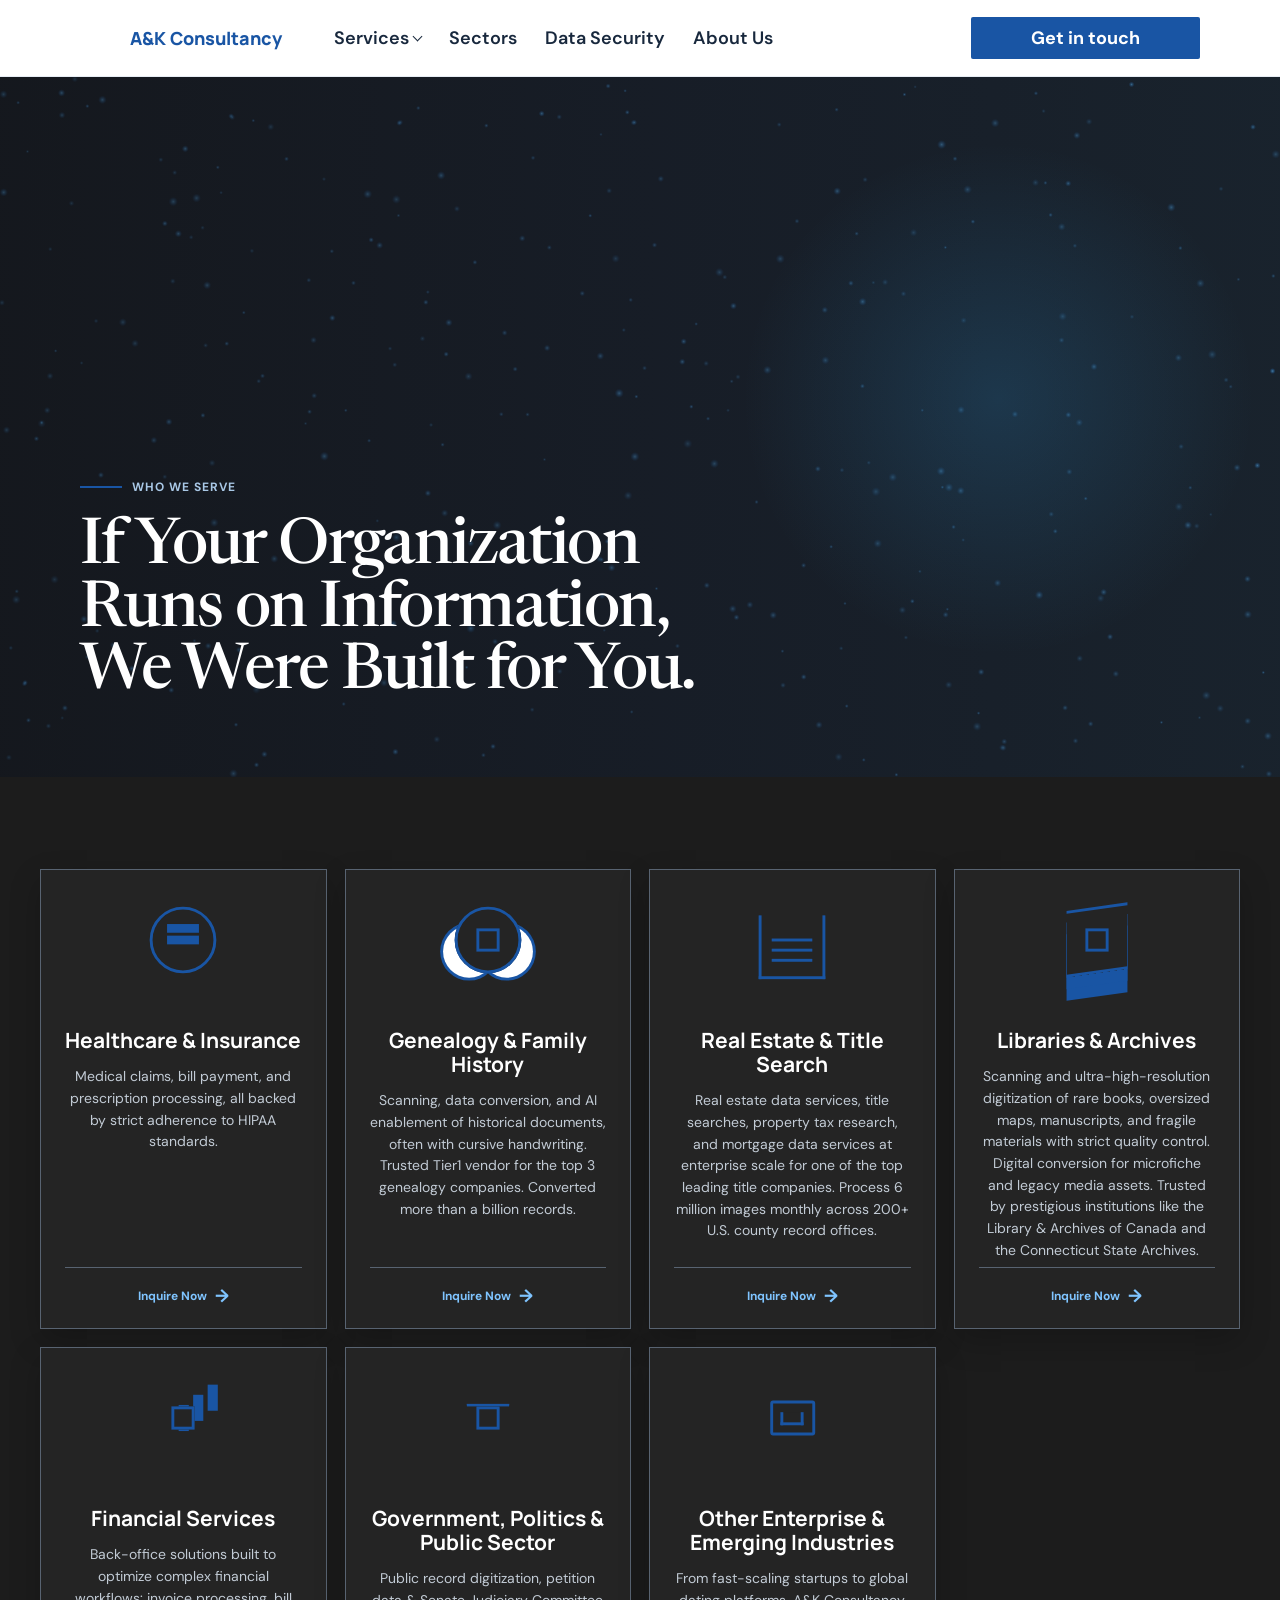
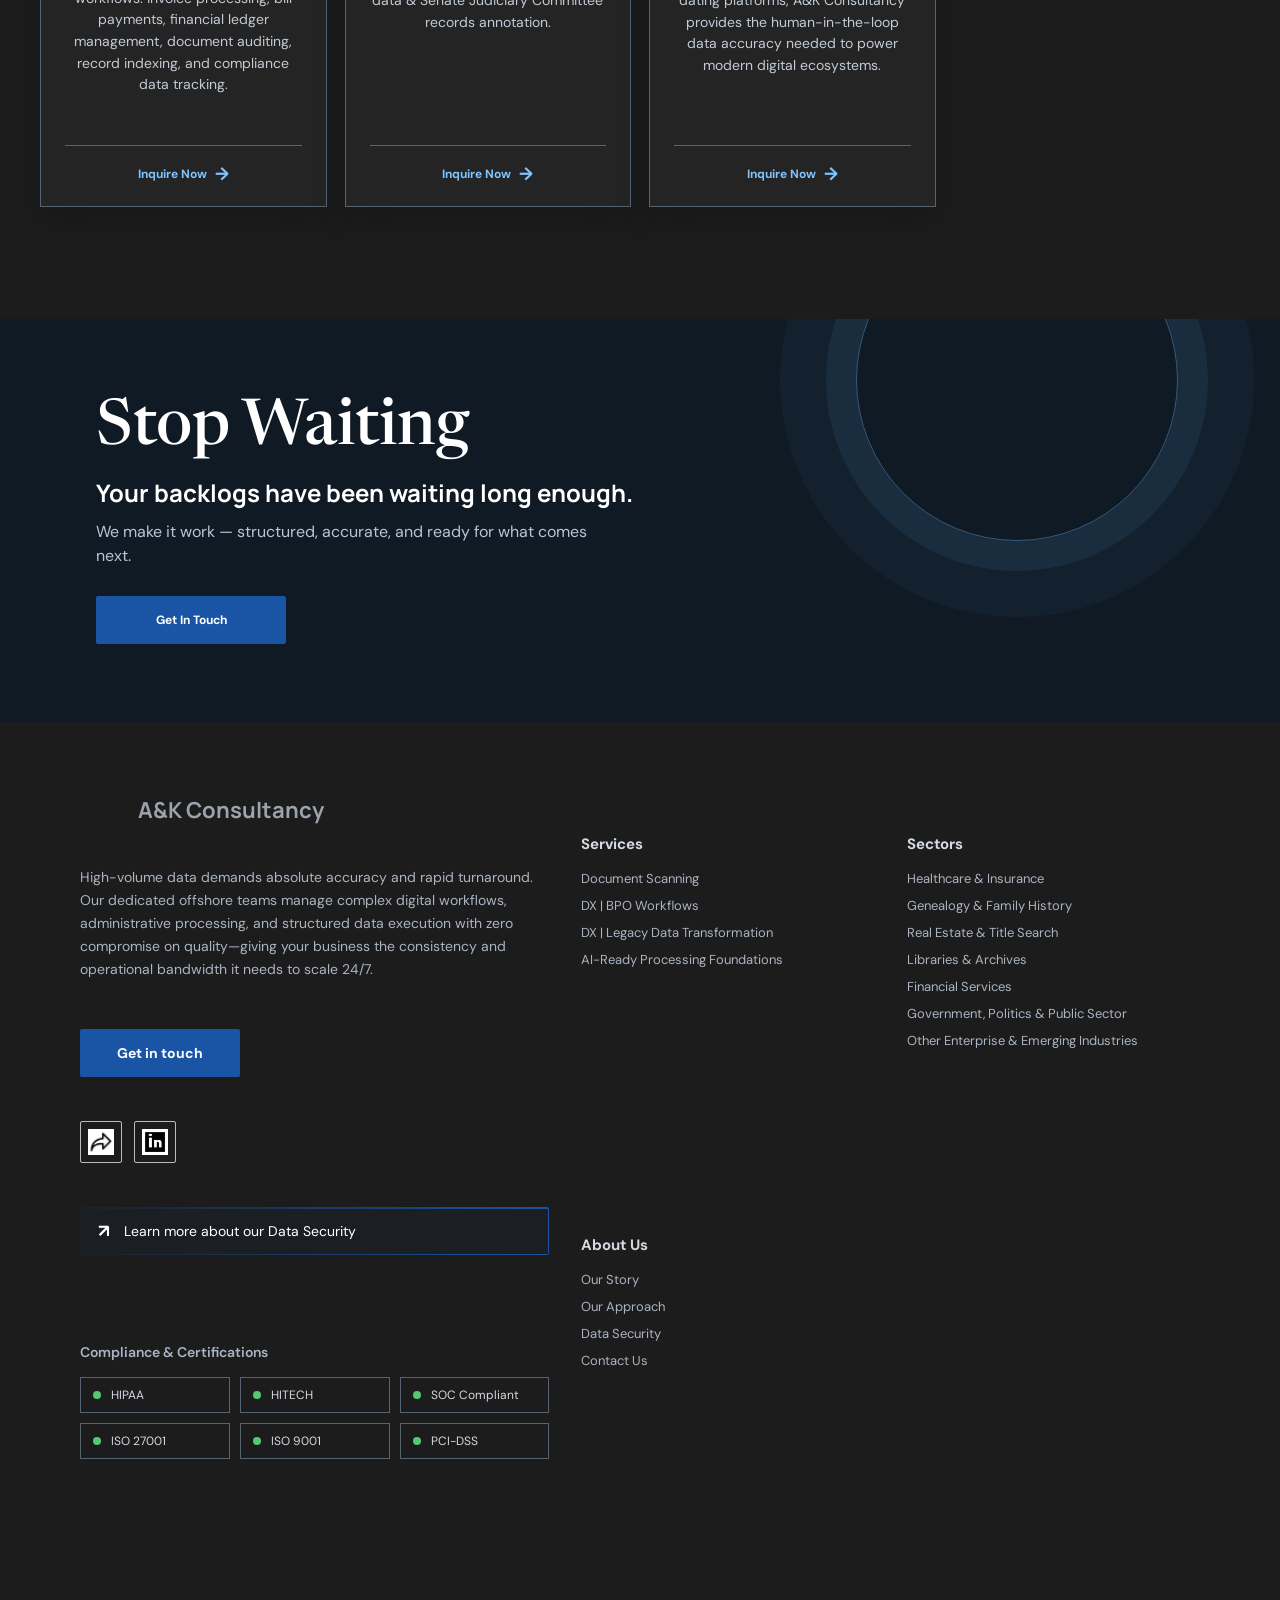
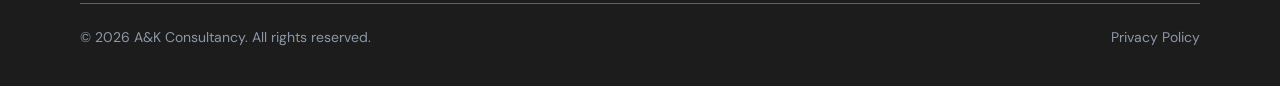
<file: sectors.html>
﻿<!DOCTYPE html>
<html lang="en">
<head>
  <meta charset="UTF-8">
  <meta name="viewport" content="width=device-width, initial-scale=1.0">
  <meta name="description" content="Discover the healthcare, genealogy, real estate, archives, financial, government, and enterprise sectors served by A&amp;K Consultancy.">
  <meta name="robots" content="index, follow">
  <link rel="canonical" href="https://www.ak-consultancy.online/sectors.html">
  <link rel="icon" type="image/png" sizes="48x48" href="/ak-favicon.png?v=2">
  <link rel="icon" type="image/x-icon" href="/ak-favicon.ico?v=2">
  <link rel="apple-touch-icon" sizes="180x180" href="/apple-touch-icon.png">
  <meta property="og:type" content="website">
  <meta property="og:site_name" content="A&amp;K Consultancy">
  <meta property="og:title" content="Industries We Serve | A&amp;K Consultancy">
  <meta property="og:description" content="Discover the sectors served by A&amp;K Consultancy, from healthcare and genealogy to real estate, archives, finance, and government.">
  <meta property="og:url" content="https://www.ak-consultancy.online/sectors.html">
  <meta property="og:image" content="https://www.ak-consultancy.online/GoogleBrand.png">
  <meta name="twitter:card" content="summary">
  <meta name="twitter:title" content="Industries We Serve | A&amp;K Consultancy">
  <meta name="twitter:description" content="Discover the sectors served by A&amp;K Consultancy, from healthcare and genealogy to real estate, archives, finance, and government.">
  <title>Industries We Serve | A&amp;K Consultancy</title>
  <link rel="stylesheet" href="style.css">
  <script type="application/ld+json">
    {"@context":"https://schema.org","@type":"CollectionPage","name":"Industries We Serve","description":"Discover the sectors served by A&K Consultancy, from healthcare and genealogy to real estate, archives, finance, and government.","url":"https://www.ak-consultancy.online/sectors.html","about":{"@type":"Organization","name":"A&K Consultancy","url":"https://www.ak-consultancy.online/"}}
  </script>
  <script type="application/ld+json">
    {"@context":"https://schema.org","@type":"BreadcrumbList","itemListElement":[{"@type":"ListItem","position":1,"name":"Home","item":"https://www.ak-consultancy.online/"},{"@type":"ListItem","position":2,"name":"Industries We Serve","item":"https://www.ak-consultancy.online/sectors.html"}]}
  </script>
</head>
<body>
  <header class="site-header">
    <div class="header-inner">
      <div class="header-topline">
        <a class="brand" href="index.html" aria-label="A&K Consultancy home">
          <video class="brand-logo" autoplay muted loop playsinline preload="auto" aria-label="A&K Consultancy logo">
            <source src="https://raw.githubusercontent.com/ahmedarbaz272-maker/A-K_Consultancy/main/Assets/Brand_Logo/Green_arrow_logo_animation_202608241919.mp4" type="video/mp4">
          </video>
          <span class="brand-name">A&amp;K Consultancy</span>
        </a>

        <button class="menu-toggle" type="button" aria-expanded="false" aria-controls="primary-navigation">
          <span></span>
          <span></span>
          <span></span>
          <span class="sr-only">Open navigation menu</span>
        </button>

        <nav class="primary-navigation" id="primary-navigation" aria-label="Primary navigation">
          <ul class="navigation-list">
            <li class="navigation-item has-dropdown">
              <button class="navigation-link dropdown-toggle" type="button" aria-expanded="false">
                Services
                <span class="chevron" aria-hidden="true"></span>
              </button>
              <ul class="dropdown-menu">
                <li><a href="document-scanning.html">Document Scanning</a></li>
                <li><a href="bpo-workflows.html">DX | BPO Workflows</a></li>
                <li><a href="legacy-data-transformation.html">DX | Legacy Data Transformation</a></li>
                <li><a href="ai-ready-processing.html">AI-Ready Processing Foundations</a></li>
              </ul>
            </li>
            <li class="navigation-item"><a class="navigation-link" href="sectors.html">Sectors</a></li>
            <li class="navigation-item"><a class="navigation-link" href="data-security.html">Data Security</a></li>
            <li class="navigation-item"><a class="navigation-link" href="about-ak-consultancy.html">About Us</a></li>
          </ul>

          <div class="header-actions">
            <a class="contact-link" href="get-in-touch.html">Get in touch</a>
          </div>
        </nav>
      </div>

    </div>
  </header>

  <main class="sectors-page">
    <section class="sectors-hero" aria-labelledby="sectors-title">
      <canvas class="sectors-hero-canvas" aria-hidden="true"></canvas>
      <div class="sectors-hero-content"><p class="sectors-eyebrow">Who We Serve</p><h1 id="sectors-title">If Your Organization Runs on Information, We Were Built for You.</h1></div>
    </section>

    <section class="sectors-section" aria-labelledby="sector-grid-title">
      <div class="sectors-grid">
        <article class="sector-card"><div class="sector-icon sector-icon-health" aria-hidden="true"></div><h3>Healthcare &amp; Insurance</h3><p>Medical claims, bill payment, and prescription processing, all backed by strict adherence to HIPAA standards.</p><a class="sector-card-link" href="get-in-touch.html">Inquire Now</a></article>
        <article class="sector-card"><div class="sector-icon sector-icon-family" aria-hidden="true"></div><h3>Genealogy &amp; Family History</h3><p>Scanning, data conversion, and AI enablement of historical documents, often with cursive handwriting. Trusted Tier1 vendor for the top 3 genealogy companies. Converted more than a billion records.</p><a class="sector-card-link" href="get-in-touch.html">Inquire Now</a></article>
        <article class="sector-card"><div class="sector-icon sector-icon-house" aria-hidden="true"></div><h3>Real Estate &amp; Title Search</h3><p>Real estate data services, title searches, property tax research, and mortgage data services at enterprise scale for one of the top leading title companies. Process 6 million images monthly across 200+ U.S. county record offices.</p><a class="sector-card-link" href="get-in-touch.html">Inquire Now</a></article>
        <article class="sector-card"><div class="sector-icon sector-icon-books" aria-hidden="true"></div><h3>Libraries &amp; Archives</h3><p>Scanning and ultra-high-resolution digitization of rare books, oversized maps, manuscripts, and fragile materials with strict quality control. Digital conversion for microfiche and legacy media assets. Trusted by prestigious institutions like the Library &amp; Archives of Canada and the Connecticut State Archives.</p><a class="sector-card-link" href="get-in-touch.html">Inquire Now</a></article>
        <article class="sector-card"><div class="sector-icon sector-icon-finance" aria-hidden="true"></div><h3>Financial Services</h3><p>Back-office solutions built to optimize complex financial workflows: invoice processing, bill payments, financial ledger management, document auditing, record indexing, and compliance data tracking.</p><a class="sector-card-link" href="get-in-touch.html">Inquire Now</a></article>
        <article class="sector-card"><div class="sector-icon sector-icon-government" aria-hidden="true"></div><h3>Government, Politics &amp; Public Sector</h3><p>Public record digitization, petition data &amp; Senate Judiciary Committee records annotation.</p><a class="sector-card-link" href="get-in-touch.html">Inquire Now</a></article>
        <article class="sector-card"><div class="sector-icon sector-icon-business" aria-hidden="true"></div><h3>Other Enterprise &amp; Emerging Industries</h3><p>From fast-scaling startups to global dating platforms, A&amp;K Consultancy provides the human-in-the-loop data accuracy needed to power modern digital ecosystems.</p><a class="sector-card-link" href="get-in-touch.html">Inquire Now</a></article>
      </div>
    </section>

    <section class="sectors-cta" id="get-in-touch" aria-labelledby="sectors-cta-title"><div class="sectors-cta-inner"><h2 id="sectors-cta-title">Stop Waiting</h2><h3>Your backlogs have been waiting long enough.</h3><p>We make it work — structured, accurate, and ready for what comes next.</p><a class="hero-button hero-button-primary" href="get-in-touch.html">Get In Touch</a></div></section>
  </main>

  <footer class="site-footer">
    <div class="footer-inner">
      <div class="header-content">
        <a class="footer-brand" href="index.html" aria-label="A&K Consultancy home">
              <video class="footer-logo" autoplay muted loop playsinline preload="auto" aria-label="A&K Consultancy logo">
                <source src="https://raw.githubusercontent.com/ahmedarbaz272-maker/A-K_Consultancy/main/Assets/Brand_Logo/Green_arrow_logo_animation_202608241919.mp4" type="video/mp4">
              </video>
          <span>A&amp;K Consultancy</span>
        </a>
        <p class="header-description">High-volume data demands absolute accuracy and rapid turnaround. Our dedicated offshore teams manage complex digital workflows, administrative processing, and structured data execution with zero compromise on quality—giving your business the consistency and operational bandwidth it needs to scale 24/7.</p>
        <a class="header-cta" href="get-in-touch.html">Get in touch</a>

        <div class="social-links" aria-label="Social media links">
          <span class="social-link" aria-label="Facebook" aria-disabled="true" tabindex="-1">
            <img src="https://raw.githubusercontent.com/ahmedarbaz272-maker/A-K_Consultancy/main/Assets/Icons/icons8-facebook.gif" alt="Facebook logo">
          </span>
          <span class="social-link" aria-label="LinkedIn" aria-disabled="true" tabindex="-1">
            <img src="https://raw.githubusercontent.com/ahmedarbaz272-maker/A-K_Consultancy/main/Assets/Icons/icons8-linkedin-48.gif" alt="LinkedIn logo">
          </span>
        </div>

        <a class="security-link" href="data-security.html">Learn more about our Data Security</a>

        <div class="certifications">
          <p class="certifications-title">Compliance &amp; Certifications</p>
          <div class="certification-grid">
            <div class="certification-item"><span class="certification-dot"></span>HIPAA</div>
            <div class="certification-item"><span class="certification-dot"></span>HITECH</div>
            <div class="certification-item"><span class="certification-dot"></span>SOC Compliant</div>
            <div class="certification-item"><span class="certification-dot"></span>ISO 27001</div>
            <div class="certification-item"><span class="certification-dot"></span>ISO 9001</div>
            <div class="certification-item"><span class="certification-dot"></span>PCI-DSS</div>
          </div>
        </div>

      </div>

      <nav class="footer-services" aria-label="Footer services">
        <h2><a href="document-scanning.html">Services</a></h2>
        <a href="document-scanning.html">Document Scanning</a>
        <a href="bpo-workflows.html">DX | BPO Workflows</a>
        <a href="legacy-data-transformation.html">DX | Legacy Data Transformation</a>
        <a href="ai-ready-processing.html">AI-Ready Processing Foundations</a>
      </nav>
      
      <nav class="footer-sectors" aria-label="Footer sectors">
        <h2><a href="sectors.html">Sectors</a></h2>
        <a href="sectors.html">Healthcare &amp; Insurance</a>
        <a href="sectors.html">Genealogy &amp; Family History</a>
        <a href="sectors.html">Real Estate &amp; Title Search</a>
        <a href="sectors.html">Libraries &amp; Archives</a>
        <a href="sectors.html">Financial Services</a>
        <a href="sectors.html">Government, Politics &amp; Public Sector</a>
        <a href="sectors.html">Other Enterprise &amp; Emerging Industries</a>
      </nav>


      <nav class="footer-about" aria-label="Footer about us"><h2><a href="about-ak-consultancy.html">About Us</a></h2><a href="about-ak-consultancy.html#our-story">Our Story</a><a href="about-ak-consultancy.html#our-approach">Our Approach</a><a href="data-security.html">Data Security</a><a href="get-in-touch.html">Contact Us</a></nav>

      <div class="header-bottomline">
        <span>&copy; 2026 A&amp;K Consultancy. All rights reserved.</span>
        <a href="privacy-policy.html">Privacy Policy</a>
      </div>
    </div>
  </footer>
  <script src="script.js?v=animation-2"></script>
</body>
</html>
</file>
<file: style.css>
@import url('https://fonts.googleapis.com/css2?family=DM+Sans:wght@400;500;600;700&family=Manrope:wght@600;700;800&family=Newsreader:wght@500&display=swap');

:root {
  --black-hsl: 220, 24%, 9%;
  --navy: #123667;
  --blue: #1955a4;
  --ink: #18283d;
  --muted: #607086;
  --line: #e7edf4;
  --white: #ffffff;
  --soft-blue: #f3f7fc;
  --page-gutter: 16px;
}

* {
  box-sizing: border-box;
}

html,
body {
  margin: 0;
  min-height: 100%;
}

body {
  background: var(--white);
  color: var(--ink);
  font-family: 'DM Sans', sans-serif;
}

.site-header {
  position: relative;
  z-index: 20;
  width: 100%;
  border-bottom: 1px solid var(--line);
  background: rgba(255, 255, 255, 0.98);
}

.header-inner {
  display: flex;
  align-items: center;
  min-height: 56px;
  max-width: 1600px;
  margin: 0 auto;
  padding: 0 16px;
}

.brand {
  display: inline-flex;
  align-items: center;
  flex-shrink: 0;
  color: var(--navy);
  text-decoration: none;
}

.brand-logo {
  display: block;
  width: 40px;
  height: 40px;
  object-fit: cover;
  border-radius: 50%;
}

.brand-name {
  margin-left: 10px;
  color: var(--navy);
  font-family: 'Manrope', sans-serif;
  font-size: 25px;
  font-weight: 800;
  letter-spacing: 0;
  white-space: nowrap;
}

.primary-navigation {
  z-index: 21;
  display: flex;
  align-items: center;
  justify-content: flex-start;
  flex: 1;
  min-width: 0;
  margin-left: 32px;
}

.navigation-list {
  display: flex;
  align-items: center;
  gap: clamp(28px, 2.2vw, 36px);
  margin: 0;
  padding: 0;
  list-style: none;
}

.navigation-item {
  position: relative;
}

.navigation-link,
.dropdown-toggle,
.job-link {
  color: var(--ink);
  font-family: 'DM Sans', sans-serif;
  font-size: 11px;
  font-weight: 600;
  white-space: nowrap;
}

.navigation-link,
.dropdown-toggle {
  display: inline-flex;
  align-items: center;
  gap: 5px;
  min-height: 32px;
  margin: 0 -8px;
  padding: 0 8px;
  border: 0;
  border-radius: 2px;
  background: transparent;
  text-decoration: none;
  cursor: pointer;
  transition: color 160ms ease, background-color 160ms ease;
}

.navigation-link:hover,
.navigation-link:focus-visible,
.dropdown-toggle:hover,
.dropdown-toggle:focus-visible,
.job-link:hover,
.job-link:focus-visible {
  color: var(--blue);
}

.navigation-link:hover,
.navigation-link:focus-visible,
.dropdown-toggle:hover,
.dropdown-toggle:focus-visible {
  background-color: rgba(25, 85, 164, 0.08);
}

.chevron {
  width: 7px;
  height: 7px;
  margin-top: -4px;
  border-right: 1.5px solid currentColor;
  border-bottom: 1.5px solid currentColor;
  transform: rotate(45deg);
  transition: transform 160ms ease;
}

.has-dropdown:hover .chevron,
.has-dropdown:focus-within .chevron,
.has-dropdown.is-open .chevron {
  transform: translateY(3px) rotate(225deg);
}

.dropdown-menu {
  position: absolute;
  z-index: 10;
  top: calc(100% - 1px);
  left: -20px;
  display: grid;
  min-width: 224px;
  margin: 0;
  padding: 10px;
  border: 1px solid var(--line);
  border-radius: 4px;
  background: var(--white);
  box-shadow: 0 16px 30px rgba(18, 54, 103, 0.12);
  list-style: none;
  opacity: 0;
  pointer-events: none;
  transform: translateY(7px);
  transition: opacity 160ms ease, transform 160ms ease;
}

.has-dropdown:hover .dropdown-menu,
.has-dropdown:focus-within .dropdown-menu,
.has-dropdown.is-open .dropdown-menu {
  opacity: 1;
  pointer-events: auto;
  transform: translateY(0);
}

.dropdown-menu a {
  display: block;
  padding: 7px 10px;
  border-radius: 2px;
  color: var(--ink);
  font-size: 12px;
  text-decoration: none;
  white-space: nowrap;
}

.dropdown-menu a:hover,
.dropdown-menu a:focus-visible {
  background: var(--soft-blue);
  color: var(--blue);
  outline: none;
}

.header-actions {
  display: flex;
  align-items: center;
  gap: 15px;
  margin-left: 18px;
}

.job-link {
  display: inline-flex;
  align-items: center;
  min-height: 32px;
  padding: 0 11px;
  border: 1px solid var(--navy);
  border-radius: 2px;
  color: var(--navy);
  text-decoration: none;
}

.contact-link {
  display: inline-flex;
  align-items: center;
  min-height: 42px;
  padding: 0 60px;
  border-radius: 2px;
  background: var(--blue);
  color: var(--white);
  font-size: 11px;
  font-weight: 700;
  text-decoration: none;
  white-space: nowrap;
  transition: background 160ms ease, transform 160ms ease;
}

.contact-link:hover,
.contact-link:focus-visible {
  background: var(--navy);
  transform: translateY(-1px);
}

.menu-toggle {
  display: none;
  width: 44px;
  height: 44px;
  padding: 11px;
  border: 1px solid var(--line);
  border-radius: 2px;
  background: var(--white);
  cursor: pointer;
}

.menu-toggle span:not(.sr-only) {
  display: block;
  height: 2px;
  margin: 4px 0;
  background: var(--navy);
}

.sr-only {
  position: absolute;
  width: 1px;
  height: 1px;
  padding: 0;
  overflow: hidden;
  clip: rect(0, 0, 0, 0);
  white-space: nowrap;
  border: 0;
}

@media (max-width: 1240px) {
  .header-inner {
    padding: 0 40px;
  }

  .primary-navigation {
    margin-left: 28px;
  }

  .navigation-list {
    gap: 18px;
  }

  .header-actions {
    gap: 15px;
    margin-left: 14px;
  }
}

@media (max-width: 1030px) {
  .header-inner {
    min-height: 48px;
    padding: 0 24px;
  }

  .brand-logo {
    width: 32px;
    height: 32px;
  }

  .primary-navigation {
    position: absolute;
    top: 48px;
    right: 24px;
    left: 24px;
    display: none;
    align-items: stretch;
    margin-left: 0;
    padding: 13px 18px 20px;
    border: 1px solid var(--line);
    background: var(--white);
    box-shadow: 0 16px 30px rgba(18, 54, 103, 0.12);
  }

  .primary-navigation.is-open {
    display: block;
  }

  .navigation-list,
  .header-actions {
    display: grid;
    gap: 0;
  }

  .navigation-link,
  .dropdown-toggle {
    justify-content: space-between;
    width: 100%;
    min-height: 48px;
    border-bottom: 1px solid var(--line);
  }

  .dropdown-menu {
    position: static;
    display: none;
    min-width: 0;
    padding: 4px 0 7px 14px;
    border: 0;
    box-shadow: none;
    opacity: 1;
    transform: none;
  }

  .has-dropdown.is-open .dropdown-menu {
    display: grid;
  }

  .dropdown-menu a {
    padding: 8px 12px;
  }

  .header-actions {
    align-items: stretch;
    margin: 11px 0 0;
  }

  .job-link,
  .contact-link {
    justify-content: center;
    min-height: 48px;
  }

  .job-link {
    border-bottom: 1px solid var(--line);
  }

  .menu-toggle {
    display: block;
    margin-left: auto;
  }
}

@media (max-width: 480px) {
  .header-inner {
    padding: 0 16px;
  }

  .brand-name {
    font-size: 14px;
  }

  .primary-navigation {
    right: 16px;
    left: 16px;
  }
}

/* Dark company header */
.site-header {
  border-bottom: 0;
  background: hsla(var(--black-hsl), 1);
  color: var(--white);
}

.header-inner {
  display: block;
  max-width: none;
  padding: clamp(24px, 5vw, 80px);
}

.header-topline {
  display: flex;
  align-items: center;
  min-height: 56px;
  min-width: 0;
}

.brand-logo {
  width: 40px;
  height: 40px;
  border-radius: 4px;
  filter: brightness(0) invert(1);
}

.brand-name {
  color: #b9c1cd;
  font-size: 20px;
}

.primary-navigation {
  margin-left: 42px;
}

.navigation-link,
.dropdown-toggle,
.job-link {
  color: #aab4c2;
}

.navigation-link:hover,
.navigation-link:focus-visible,
.dropdown-toggle:hover,
.dropdown-toggle:focus-visible,
.job-link:hover,
.job-link:focus-visible {
  color: var(--white);
}

.navigation-link:hover,
.navigation-link:focus-visible,
.dropdown-toggle:hover,
.dropdown-toggle:focus-visible {
  background-color: rgba(25, 85, 164, 0.22);
}

.dropdown-menu {
  border-color: #303945;
  background: #171e29;
  box-shadow: 0 16px 30px rgba(0, 0, 0, 0.25);
}

.dropdown-menu a {
  color: #b9c1cd;
}

.dropdown-menu a:hover,
.dropdown-menu a:focus-visible {
  background: #222d3b;
  color: var(--white);
}

.job-link {
  border-color: #687485;
}

.header-content {
  max-width: 720px;
  margin-top: 72px;
}

.header-description {
  max-width: 520px;
  margin: 0;
  color: #aab4c2;
  font-size: 14px;
  line-height: 1.65;
}

.footer-brand {
  display: inline-flex;
  align-items: center;
  gap: 10px;
  margin-bottom: 32px;
  color: #b9c1cd;
  font-family: 'Manrope', sans-serif;
  font-size: 22px;
  font-weight: 700;
  text-decoration: none;
}

.footer-logo {
  width: 48px;
  height: 48px;
  border-radius: 50%;
  object-fit: cover;
}

.header-cta {
  display: flex;
  align-items: center;
  justify-content: center;
  width: 160px;
  min-height: 48px;
  margin-top: 48px;
  border-radius: 2px;
  background: var(--blue);
  color: var(--white);
  font-size: 14px;
  font-weight: 700;
  text-decoration: none;
  transition: background 160ms ease, transform 160ms ease;
}

.header-cta:hover,
.header-cta:focus-visible {
  background: #2868bc;
  transform: translateY(-1px);
}

.social-links {
  display: flex;
  gap: 12px;
  margin-top: 44px;
}

.social-link {
  display: inline-flex;
  align-items: center;
  justify-content: center;
  width: 42px;
  height: 42px;
  border: 1px solid rgba(255, 255, 255, 0.7);
  border-radius: 2px;
  background: transparent;
  color: #17253a;
  font-family: Arial, sans-serif;
  font-size: 17px;
  font-weight: 700;
  text-decoration: none;
}

.social-link img {
  display: block;
  width: 26px;
  height: 26px;
  object-fit: contain;
}

.security-link {
  position: relative;
  display: flex;
  align-items: center;
  width: 620px;
  max-width: 100%;
  min-height: 48px;
  margin-top: 44px;
  padding: 0 18px 0 44px;
  background: rgba(25, 85, 164, 0.06);
  color: var(--white);
  font-size: 14px;
  text-decoration: none;
}

.security-link::before {
  position: absolute;
  z-index: 0;
  inset: 0;
  padding: 1.5px;
  border-radius: 2px;
  background: linear-gradient(90deg, rgba(25, 85, 164, 0.04), rgba(25, 85, 164, 1), rgba(25, 85, 164, 0.04));
  background-size: 200% 100%;
  animation: security-border-flow 3s linear infinite;
  content: '';
  mask: linear-gradient(#000 0 0) content-box, linear-gradient(#000 0 0);
  mask-composite: exclude;
}

@keyframes security-border-flow {
  from {
    background-position: 0% 50%;
  }

  to {
    background-position: 200% 50%;
  }
}

.security-link {
  isolation: isolate;
}

.security-link::after {
  position: absolute;
  z-index: 1;
  left: 18px;
  color: var(--white);
  content: '\2197';
  font-size: 18px;
  font-weight: 700;
  line-height: 1;
  pointer-events: none;
}

.certifications {
  margin-top: 88px;
}

.certifications-title {
  margin: 0 0 16px;
  color: #aab4c2;
  font-size: 14px;
  font-weight: 600;
}

.certification-grid {
  display: grid;
  grid-template-columns: repeat(3, minmax(0, 1fr));
  gap: 10px;
  width: 520px;
  max-width: 100%;
}

.certification-item {
  display: flex;
  align-items: center;
  min-height: 36px;
  padding: 5px 12px;
  border: 1.5px solid #586371;
  color: #d4dae2;
  font-size: 12px;
  line-height: 1.25;
  white-space: nowrap;
}

.certification-dot {
  flex: 0 0 8px;
  width: 8px;
  height: 8px;
  margin-right: 10px;
  border-radius: 50%;
  background: #55c878;
}

.header-bottomline {
  display: flex;
  grid-column: 1 / -1;
  justify-content: space-between;
  gap: 20px;
  width: calc(100vw - 160px);
  max-width: none;
  margin-top: 96px;
  padding-top: 24px;
  border-top: 1px solid #586371;
  color: #8c97a6;
  font-size: 14px;
}

.header-bottomline a {
  position: relative;
  z-index: 1;
  display: inline-block;
  color: inherit;
  cursor: pointer;
  pointer-events: auto;
  text-decoration: none;
}

.header-bottomline a:hover,
.header-bottomline a:focus-visible {
  color: var(--white);
}

.menu-toggle {
  border-color: #586371;
  background: transparent;
}

.menu-toggle span:not(.sr-only) {
  background: var(--white);
}

@media (max-width: 1030px) {
  .header-inner {
    padding: 32px 24px;
  }

  .header-topline {
    min-height: 48px;
  }

  .primary-navigation {
    top: 80px;
    right: 24px;
    left: 24px;
    margin-left: 0;
    border-color: #303945;
    background: #171e29;
  }

  .header-content {
    margin-top: 48px;
  }

  .certification-grid {
    grid-template-columns: repeat(2, minmax(0, 1fr));
  }
}

@media (max-width: 560px) {
  .header-inner {
    padding: 24px 16px;
  }

  .primary-navigation {
    top: 72px;
    right: 16px;
    left: 16px;
  }

  .header-content,
  .header-description,
  .security-link,
  .header-bottomline {
    max-width: 100%;
  }

  .header-cta {
    width: 100%;
  }

  .certification-grid {
    width: 100%;
  }

  .certification-grid {
    grid-template-columns: 1fr;
  }

  .certification-item {
    white-space: normal;
  }

  .header-bottomline {
    flex-direction: column;
    gap: 8px;
  }
}

.sectors-page {
  background: #1c1c1c;
  color: var(--ink);
}

.sectors-hero {
  position: relative;
  isolation: isolate;
  display: flex;
  align-items: flex-end;
  min-height: 560px;
  overflow: hidden;
  background: #07152d;
  color: var(--white);
}

.sectors-hero::before,
.sectors-hero::after {
  position: absolute;
  inset: 0;
  content: '';
  pointer-events: none;
}

.sectors-hero::before {
  z-index: -2;
  background: linear-gradient(90deg, rgba(3, 14, 34, 0.98), rgba(5, 33, 78, 0.72) 52%, rgba(6, 74, 145, 0.48));
  opacity: 0.3;
}

.sectors-hero > video,
.sectors-hero > .sectors-hero-canvas {
  position: absolute;
  z-index: -3;
  inset: 0;
  width: 100%;
  height: 100%;
  object-fit: cover;
  opacity: 0.72;
}

.sectors-hero-canvas {
  display: block;
  opacity: 1 !important;
}

.sectors-hero::after {
  z-index: -1;
  background: radial-gradient(circle at 78% 46%, rgba(54, 177, 255, 0.16), transparent 24%);
}

.sectors-hero-content {
  width: min(850px, 100%);
  padding: 0 80px 72px;
}

.sectors-eyebrow,
.sectors-cta-eyebrow {
  display: flex;
  align-items: center;
  gap: 10px;
  margin: 0 0 22px;
  color: #a9c8e6;
  font-size: 12px;
  font-weight: 700;
  letter-spacing: 0.08em;
  text-transform: uppercase;
}

.sectors-eyebrow::before,
.sectors-cta-eyebrow::before {
  width: 42px;
  height: 2px;
  background: var(--blue);
  content: '';
}

.sectors-hero h1 {
  max-width: 820px;
  margin: 0;
  font-family: 'Newsreader', serif;
  font-size: clamp(38px, 5vw, 64px);
  font-weight: 500;
  letter-spacing: -1.6px;
  line-height: 0.98;
}

.sectors-section {
  max-width: none;
  margin: 0 auto;
  padding: 92px 80px 112px;
}

.sectors-section-heading {
  display: flex;
  justify-content: space-between;
  gap: 30px;
  align-items: end;
  margin-bottom: 38px;
}

.sectors-section-heading h2 {
  position: static;
  margin: 0;
  color: var(--navy);
  font-family: 'Manrope', sans-serif;
  font-size: clamp(28px, 3vw, 42px);
  line-height: 1.05;
}

.sectors-section-heading p {
  max-width: 420px;
  margin: 0;
  color: var(--muted);
  font-size: 15px;
  line-height: 1.55;
}

.sectors-grid {
  display: grid;
  grid-template-columns: repeat(4, minmax(0, 1fr));
  gap: 18px;
}

.sector-card {
  display: flex;
  flex-direction: column;
  min-height: 460px;
  padding: 34px 24px 24px;
  border: 1px solid #586371;
  background: #242424;
  box-shadow: 0 12px 30px rgba(0, 0, 0, 0.2);
  text-align: center;
  transition: transform 180ms ease, box-shadow 180ms ease, border-color 180ms ease;
}

.sector-card:hover {
  border-color: #8eb5db;
  box-shadow: 0 18px 38px rgba(18, 54, 103, 0.12);
  transform: translateY(-4px);
}

.sector-icon {
  position: relative;
  display: grid;
  place-items: center;
  width: 96px;
  height: 96px;
  margin: 0 auto 28px;
  color: var(--blue);
  transform: translateY(-12px) scale(1.45);
}

.sector-icon::before,
.sector-icon::after {
  position: absolute;
  content: '';
}

.sector-icon::before {
  width: 42px;
  height: 42px;
  border: 2px solid currentColor;
}

.sector-icon::after {
  width: 12px;
  height: 12px;
  border: 2px solid currentColor;
  background: #242424;
}

.sector-icon-family::before { border-radius: 50%; box-shadow: -13px 8px 0 -5px var(--white), -13px 8px 0 -3px currentColor, 13px 8px 0 -5px var(--white), 13px 8px 0 -3px currentColor; }
.sector-icon-house::before { border-top: 0; transform: translateY(5px); }
.sector-icon-house::after { width: 28px; height: 2px; border: 0; background: currentColor; box-shadow: 0 7px currentColor, 0 14px currentColor; }
.sector-icon-books::before { border-width: 2px 0; transform: skewY(-8deg); box-shadow: 0 8px currentColor, 0 16px currentColor; }
.sector-icon-health::before { border-radius: 50%; }
.sector-icon-health::after { width: 22px; height: 6px; border: 0; background: currentColor; box-shadow: 0 -8px currentColor; }
.sector-icon-finance::before { width: 7px; height: 18px; border: 0; background: currentColor; box-shadow: 10px -7px currentColor, 20px -14px currentColor; }
.sector-icon-government::before { width: 30px; height: 18px; border-width: 2px 0 0; clip-path: polygon(0 0, 50% 0, 100% 0, 86% 100%, 14% 100%); }
.sector-icon-business::before { width: 27px; height: 20px; border-radius: 2px; }
.sector-icon-business::after { width: 12px; height: 7px; border-bottom: 2px solid currentColor; border-top: 0; }

.sector-card h3 {
  margin: 0 0 14px;
  color: #ffffff;
  font-family: 'Manrope', sans-serif;
  font-size: 21px;
  line-height: 1.15;
}

.sector-card p {
  margin: 0 auto;
  max-width: 280px;
  color: #c2cbd5;
  font-size: 14px;
  line-height: 1.55;
}

.sector-card-link {
  display: inline-flex;
  align-items: center;
  justify-content: center;
  width: 100%;
  gap: 8px;
  margin-top: auto;
  padding-top: 20px;
  border-top: 1px solid #586371;
  color: #7fc4ff;
  font-size: 12px;
  font-weight: 700;
  text-decoration: none;
}

.sector-card-link::after { content: '\2192'; font-size: 18px; line-height: 0.6; }

.sectors-cta {
  position: relative;
  overflow: hidden;
  padding: 78px var(--page-gutter);
  background: #101a25;
  color: var(--white);
}

.sectors-cta::after {
  position: absolute;
  top: -100px;
  right: 8%;
  width: 320px;
  height: 320px;
  border: 1px solid rgba(109, 184, 255, 0.4);
  border-radius: 50%;
  box-shadow: 0 0 0 30px rgba(109, 184, 255, 0.08), 0 0 0 76px rgba(109, 184, 255, 0.04);
  content: '';
}

.sectors-cta-inner {
  position: relative;
  z-index: 1;
  max-width: none;
  margin: 0 auto;
  padding: 0 80px;
}

.sectors-cta h2 {
  position: static;
  margin: 0 0 18px;
  font-family: 'Newsreader', serif;
  font-size: clamp(38px, 5vw, 64px);
  font-weight: 500;
  line-height: 1;
}

.sectors-cta h3 {
  max-width: 640px;
  margin: 0 0 12px;
  color: #ffffff;
  font-family: 'Manrope', sans-serif;
  font-size: 24px;
  line-height: 1.2;
}

.sectors-cta p {
  max-width: 520px;
  margin: 0 0 28px;
  color: #b8c5d4;
  font-size: 16px;
  line-height: 1.5;
}

.sectors-cta .hero-button-primary { display: inline-flex; }

@media (max-width: 1030px) {
  .sectors-hero-content,
  .sectors-cta { padding-left: 24px; padding-right: 24px; }
  .sectors-section { padding-right: 80px; padding-left: 80px; }
  .sectors-cta-inner { padding-right: 0; padding-left: 0; }
  .sectors-grid { grid-template-columns: repeat(2, minmax(0, 1fr)); }
}

@media (max-width: 1300px) and (min-width: 1031px) {
  .sectors-section {
    padding-left: 40px;
    padding-right: 40px;
  }
}

@media (max-width: 560px) {
  .sectors-hero {
    display: block;
    min-height: 760px;
  }
  .sectors-hero-content { padding: 72px 16px 0; }
  .security-hero-visual {
    min-height: 310px;
    padding: 8px 24px 90px;
  }
  .security-shield { width: min(100%, 250px); }
  .security-status-bar {
    right: 16px;
    bottom: 20px;
    left: 16px;
  }
  .sectors-section { padding: 64px 80px 72px; }
  .sectors-section-heading { display: block; }
  .sectors-section-heading p { margin-top: 16px; }
  .sectors-grid { grid-template-columns: 1fr; }
  .sector-card { min-height: 400px; padding: 30px 24px 24px; }
  .sectors-cta { padding: 60px 16px; }
}

@media (prefers-reduced-motion: reduce) {
  .sectors-hero::after,
  .sector-card { animation: none; transition: none; }
}

.data-security-page {
  background: #0a0a0a;
}

.data-security-hero {
  position: relative;
  isolation: isolate;
  display: flex;
  align-items: center;
  min-height: 700px;
  overflow: hidden;
  background: #000000;
  color: var(--white);
}

.data-security-background-video {
  position: absolute;
  z-index: 1;
  inset: 0;
  width: 100%;
  height: 100%;
  object-fit: cover;
  opacity: 1;
  filter: hue-rotate(190deg) saturate(1.35) brightness(0.88);
}

.data-security-hero::before {
  position: absolute;
  z-index: 2;
  inset: 0;
  background: rgba(0, 0, 0, 0.12);
  content: '';
}

.data-security-content {
  position: relative;
  z-index: 3;
  width: min(850px, 100%);
  padding: 110px 80px 190px;
}


.data-security-hero h1 {
  margin: 0;
  font-family: 'Newsreader', serif;
  font-size: clamp(38px, 5vw, 64px);
  font-weight: 500;
  line-height: 0.98;
}

.data-security-description {
  max-width: 520px;
  margin: 26px 0 0;
  color: #b5c5d8;
  font-size: 16px;
  line-height: 1.65;
}

.data-security-button {
  display: inline-flex;
  margin-top: 30px;
  padding: 13px 24px;
  border-radius: 6px;
  background: #1976d2;
  color: #ffffff;
  font-size: 13px;
  font-weight: 700;
  text-decoration: none;
  transition: background 160ms ease, transform 160ms ease;
}

.data-security-button:hover,
.data-security-button:focus-visible { background: #0b3d91; transform: translateY(-2px); }

.data-security-status {
  position: absolute;
  z-index: 3;
  bottom: 28px;
  left: 80px;
  display: flex;
  flex-wrap: wrap;
  gap: 10px;
}

.data-security-status span {
  display: inline-flex;
  align-items: center;
  gap: 9px;
  padding: 9px 13px;
  border: 1px solid #234268;
  border-radius: 999px;
  background: #102747;
  color: #ffffff;
  font-size: 11px;
}

.data-security-status i {
  width: 7px;
  height: 7px;
  border-radius: 50%;
  background: #3ddc84;
  box-shadow: 0 0 9px rgba(61, 220, 132, 0.85);
  animation: statusPulse 2s ease-in-out infinite;
}

.security-framework { padding: 96px 80px 112px; background: #f3f1ea; color: #141310; }
.security-section-heading { max-width: 760px; margin: 0 0 58px; }
.security-section-heading h2,
.data-protection-inner h2,
.security-ecosystem h2 { margin: 0; font-family: 'Newsreader', serif; font-size: clamp(34px, 4vw, 56px); font-weight: 500; line-height: 1.04; }
.security-kicker { display: flex; align-items: center; gap: 10px; margin: 0 0 22px; color: #526278; font-size: 11px; font-weight: 700; letter-spacing: .08em; text-transform: uppercase; }
.security-kicker::before { width: 3px; height: 20px; background: var(--blue); content: ''; }
.security-control-grid { display: grid; grid-template-columns: repeat(4, minmax(0, 1fr)); gap: 54px 24px; max-width: none; margin: 0; }
.security-control { min-width: 0; padding: 0 20px 24px; border: 1px solid rgba(20, 19, 16, .16); }
.security-control-media { position: relative; aspect-ratio: 1.94; margin: 0 -20px 28px; overflow: hidden; border-bottom: 1px solid rgba(20, 19, 16, .16); background: transparent; }
.security-control-media video { display: block; width: 100%; height: 100%; object-fit: cover; object-position: center; transform: scale(1.35); transform-origin: center; }
.security-control h3 { max-width: 590px; margin: 0 0 16px; font-family: 'Newsreader', serif; font-size: clamp(27px, 3vw, 40px); font-weight: 500; line-height: 1.05; }
.security-control > p:not(.security-kicker) { max-width: 560px; margin: 0; color: #68717e; line-height: 1.65; }
.security-control ul { display: grid; gap: 9px; margin: 22px 0 0; padding-left: 18px; color: #242a31; font-size: 14px; line-height: 1.45; }
.data-protection-section { padding: 112px 80px; background: #ffffff; color: var(--ink); }
.data-protection-inner { display: grid; grid-template-columns: minmax(0, .9fr) minmax(0, 1.1fr); gap: 80px; max-width: 1180px; margin: 0; }
.data-protection-inner h2 { font-size: clamp(32px, 4vw, 52px); }
.data-protection-inner > div > p:last-child { max-width: 470px; margin: 24px 0 0; color: var(--muted); line-height: 1.65; }
.data-protection-inner .security-kicker { color: var(--muted); }
.protection-list { border-top: 1px solid #cfdbe8; }
.protection-list div { display: grid; gap: 5px; padding: 18px 0; border-bottom: 1px solid #cfdbe8; }
.protection-list strong { font-size: 16px; }
.protection-list span { color: var(--muted); font-size: 14px; }
.trust-section { padding: 112px 80px; background: #0a0a0a; color: #ffffff; }
.trust-inner { display: grid; grid-template-columns: minmax(0, .9fr) minmax(0, 1.1fr); gap: 80px; max-width: 1180px; margin: 0; }
.trust-inner h2 { margin: 0; font-family: 'Newsreader', serif; font-size: clamp(34px, 4vw, 56px); font-weight: 500; line-height: 1.04; }
.trust-inner > div > p:last-child { max-width: 470px; margin: 24px 0 0; color: #aab8c8; line-height: 1.65; }
.trust-markers { border-top: 1px solid #294766; }
.trust-markers div { display: grid; grid-template-columns: 120px 1fr; gap: 18px; align-items: center; padding: 18px 0; border-bottom: 1px solid #294766; }
.trust-markers strong { color: #63c7ff; font-size: 15px; }
.trust-markers span { color: #d6e2ef; font-size: 14px; }
.security-ecosystem { padding: 96px 80px 112px; background: #f3f7fc; color: var(--ink); }
.security-ecosystem-inner { max-width: 1180px; margin: 0; }
.security-ecosystem h2 span { color: var(--blue); }
.security-ecosystem .security-kicker { color: var(--muted); }
.ecosystem-grid { display: grid; grid-template-columns: repeat(4, 1fr); gap: 24px; margin: 58px 0 36px; }
.ecosystem-grid div { padding-top: 18px; border-top: 1px solid #cfdbe8; }
.ecosystem-grid strong { font-size: 15px; }
.ecosystem-grid p { margin: 10px 0 0; color: var(--muted); font-size: 14px; line-height: 1.5; }
.security-closing-banner { display: grid; gap: 12px; max-width: 100%; margin: 60px 0 34px; padding: 24px 22px; border: 1px solid #8eb5db; background: #ffffff; }
.security-closing-banner p { margin: 0; color: #8b98a8; font-size: 14px; }
.security-closing-banner strong { max-width: 720px; font-size: 16px; line-height: 1.45; }

@keyframes statusPulse {
  0%, 100% { opacity: 0.65; transform: scale(0.85); }
  50% { opacity: 1; transform: scale(1.15); }
}

@media (prefers-reduced-motion: reduce) {
  .data-security-status i { animation: none; }
}

@media (max-width: 560px) {
  .data-security-hero { display: block; min-height: 760px; }
  .data-security-content { padding: 72px 16px 0; }
  .data-security-status { right: 16px; bottom: 20px; left: 16px; }
  .security-framework, .security-ecosystem, .data-protection-section { padding: 72px 16px 80px; }
  .security-control-grid, .data-protection-inner, .trust-inner, .ecosystem-grid { grid-template-columns: 1fr; gap: 42px; }
  .security-section-heading { margin-bottom: 42px; }
  .trust-markers div { grid-template-columns: 100px 1fr; gap: 14px; }
}

@media (max-width: 1030px) and (min-width: 561px) {
  .security-control-grid { grid-template-columns: repeat(2, minmax(0, 1fr)); }
}

/* Restore the light navigation header and keep the company block as the footer. */
.site-header {
  border-bottom: 1px solid var(--line);
  background: var(--white);
  color: var(--ink);
}

.site-header .header-inner {
  display: flex;
  min-height: 56px;
  max-width: 1600px;
  padding: 0 16px;
}

.site-header .header-topline {
  display: flex;
  align-items: center;
  width: 100%;
  min-height: 56px;
}

.site-header .brand-logo {
  width: 40px;
  height: 40px;
  border-radius: 50%;
  filter: none;
}

.site-header .brand-name {
  color: var(--navy);
  font-size: 18px;
}

.site-header .primary-navigation {
  margin-left: 52px;
}

.site-header .navigation-link,
.site-header .dropdown-toggle,
.site-header .job-link,
.site-header .contact-link {
  font-size: 18px;
}

.site-header .header-actions {
  margin-left: auto;
}

.site-header .navigation-link,
.site-header .dropdown-toggle,
.site-header .job-link {
  color: var(--ink);
}

.site-header .navigation-link:hover,
.site-header .navigation-link:focus-visible,
.site-header .dropdown-toggle:hover,
.site-header .dropdown-toggle:focus-visible,
.site-header .job-link:hover,
.site-header .job-link:focus-visible {
  color: var(--blue);
}

.site-header .navigation-link:hover,
.site-header .navigation-link:focus-visible,
.site-header .dropdown-toggle:hover,
.site-header .dropdown-toggle:focus-visible {
  background-color: rgba(25, 85, 164, 0.08);
}

.site-header .dropdown-menu {
  border-color: var(--line);
  background: var(--white);
  box-shadow: 0 16px 30px rgba(18, 54, 103, 0.12);
}

.site-header .dropdown-menu a {
  color: var(--ink);
}

.site-header .dropdown-menu a:hover,
.site-header .dropdown-menu a:focus-visible {
  background: var(--soft-blue);
  color: var(--blue);
}

.site-header .job-link {
  border-color: var(--navy);
}

.site-header .menu-toggle {
  border-color: var(--line);
  background: var(--white);
}

.site-header .menu-toggle span:not(.sr-only) {
  background: var(--navy);
}

.hero {
  position: relative;
  isolation: isolate;
  display: flex;
  align-items: center;
  min-height: min(740px, calc(100svh - 156px));
  overflow: hidden;
  background: #101a25;
  color: var(--white);
}

.hero-video,
.hero-video::after,
.hero-overlay {
  position: absolute;
  inset: 0;
}

.hero-video {
  z-index: -3;
  overflow: hidden;
  background: #101a25;
}

.hero-video video {
  position: absolute;
  top: 50%;
  left: 50%;
  width: max(100%, 1200px);
  height: max(100%, 675px);
  border: 0;
  object-fit: cover;
  transform: translate(-50%, -50%) scale(1.12);
  pointer-events: none;
}

.hero-video::after {
  z-index: 1;
  background: rgba(7, 20, 34, 0.3);
  content: '';
}

.hero-video::before {
  position: absolute;
  z-index: 2;
  right: 0;
  bottom: 0;
  left: 0;
  height: 72px;
  background: rgba(16, 26, 37, 0.55);
  backdrop-filter: blur(14px);
  content: '';
}

.hero-badges {
  position: absolute;
  z-index: 3;
  right: 0;
  bottom: 0;
  left: 0;
  display: flex;
  flex-wrap: wrap;
  justify-content: flex-start;
  align-content: center;
  gap: 15px;
  min-height: 72px;
  padding: 12px 24px 12px 80px;
  background: rgba(16, 26, 37, 0.55);
  backdrop-filter: blur(14px);
}

.hero-badge {
  display: inline-flex;
  align-items: center;
  flex: 0 0 auto;
  justify-content: center;
  min-height: 32px;
  padding: 5px 12px;
  border: 1.5px solid #586371;
  color: #d4dae2;
  font-size: 12px;
  line-height: 1.25;
  text-align: left;
  white-space: normal;
}

.hero-badge .certification-dot {
  flex: 0 0 7px;
  width: 7px;
  height: 7px;
  margin-right: 9px;
  border-radius: 50%;
  background: #55c878;
}

.hero-overlay {
  z-index: -1;
  background: linear-gradient(90deg, rgba(0, 0, 0, 0.68) 0%, rgba(0, 0, 0, 0.42) 34%, rgba(0, 0, 0, 0.08) 68%, transparent 100%);
}

.hero-content {
  position: relative;
  z-index: 2;
  width: min(620px, 40%);
  margin-left: 80px;
  padding: 72px 32px 72px 0;
  transform: translateY(-32px);
}

.hero-eyebrow {
  margin: 0 0 34px;
  color: #dce8f5;
  font-size: 11px;
  font-weight: 600;
  letter-spacing: 0;
}

.hero h1 {
  max-width: 620px;
  margin: 0;
  color: var(--white);
  font-family: 'Manrope', sans-serif;
  font-size: clamp(26px, 2.4vw, 40px);
  font-weight: 800;
  line-height: 1.1;
  letter-spacing: 0;
}

.hero-actions {
  display: flex;
  flex-wrap: wrap;
  gap: 20px;
  margin-top: 54px;
}

.hero-button {
  display: inline-flex;
  align-items: center;
  justify-content: center;
  min-height: 48px;
  padding: 0 20px;
  border: 1px solid transparent;
  border-radius: 2px;
  font-size: 12px;
  font-weight: 700;
  text-decoration: none;
  transition: background 160ms ease, color 160ms ease, transform 160ms ease;
}

.hero-button:hover,
.hero-button:focus-visible {
  transform: translateY(-1px);
}

.hero-button-primary {
  min-width: 190px;
  background: var(--blue);
  color: var(--white);
}

.hero-button-primary:hover,
.hero-button-primary:focus-visible {
  background: #2868bc;
}

.hero-button-secondary {
  background: #cfe4ff;
  color: var(--blue);
}

.hero-button-secondary:hover,
.hero-button-secondary:focus-visible {
  background: var(--white);
}

.services-page {
  min-height: 720px;
  padding: 0;
  background: #ffffff;
}

.services-hero {
  position: relative;
  isolation: isolate;
  display: flex;
  align-items: center;
  width: calc(100% + 1.4cm);
  height: 12cm;
  min-height: 12cm;
  margin-left: -0.7cm;
  overflow: hidden;
  background: #101010;
  color: var(--white);
}

.services-hero-video,
.services-hero-video::after,
.services-hero-overlay {
  position: absolute;
  inset: 0;
}

.services-hero-video {
  z-index: -3;
  overflow: hidden;
  background: #101010;
}

.services-hero-video video {
  position: absolute;
  top: 50%;
  left: 50%;
  width: max(100%, 1200px);
  height: max(100%, 675px);
  object-fit: cover;
  transform: translate(-50%, -50%) scale(1.5);
  pointer-events: none;
}

.services-hero-video::after {
  z-index: 1;
  background: rgba(0, 0, 0, 0.54);
  content: '';
}

.services-hero-overlay {
  z-index: -1;
  background: radial-gradient(ellipse at center, rgba(0, 0, 0, 0.04) 0%, rgba(0, 0, 0, 0.16) 34%, rgba(0, 0, 0, 0.55) 72%, rgba(0, 0, 0, 0.88) 100%), linear-gradient(90deg, rgba(0, 0, 0, 0.82) 0%, rgba(0, 0, 0, 0.28) 38%, rgba(0, 0, 0, 0.28) 62%, rgba(0, 0, 0, 0.82) 100%);
}

.services-hero-content {
  position: relative;
  z-index: 2;
  width: min(620px, 55%);
  align-self: flex-end;
  padding: 0 var(--page-gutter) 56px 100px;
}

.services-intro {
  width: min(100%, 760px);
  max-width: 100%;
  margin: 0 auto 64px;
  padding: 0 80px;
  box-sizing: border-box;
  text-align: center;
}

.services-eyebrow {
  margin: 0 0 16px;
  color: var(--blue);
  font-size: 12px;
  font-weight: 700;
  text-transform: uppercase;
}

.services-hero .services-eyebrow {
  margin-bottom: 48px;
  display: flex;
  align-items: center;
  color: #aab4c2;
  font-size: 0;
  line-height: 1;
  text-transform: none;
}

.services-hero .services-eyebrow::before {
  display: inline-block;
  flex: 0 0 5px;
  width: 5px;
  height: 14px;
  margin-right: 6px;
  background: var(--blue);
  content: '';
}

.services-hero .services-eyebrow::after {
  display: none;
  font-size: 14px;
  font-weight: 700;
}

.services-hero .service-breadcrumb-prefix {
  color: #aab4c2;
  font-size: 14px;
  font-weight: 700;
  margin-right: 6px;
}

.services-hero .service-breadcrumb-path {
  color: var(--white);
  font-size: 14px;
  font-weight: 700;
}

.services-hero h1 {
  display: block;
  width: min(100%, 528.555px);
  max-width: 528.555px;
  margin: 0;
  color: rgb(232, 229, 222);
  font-family: 'Newsreader', serif;
  font-size: 64px;
  font-style: normal;
  font-weight: 500;
  letter-spacing: -1.6px;
  line-height: 1.06;
  opacity: 1;
  overflow-wrap: break-word;
  text-transform: none;
  transition: transform 0.6s ease, opacity 0.6s ease;
}

body:has(.service-feature) .services-hero h1 {
  width: max-content;
  max-width: none;
  white-space: nowrap;
}

.services-intro h1 {
  margin: 0;
  color: var(--navy);
  font-family: 'Manrope', sans-serif;
  font-size: clamp(32px, 4vw, 54px);
  line-height: 1.08;
}

.services-lead {
  max-width: 620px;
  margin: 24px auto 0;
  color: var(--muted);
  font-size: 16px;
  line-height: 1.65;
}

.services-showcase {
  display: block;
  width: min(100%, 1280px);
  max-width: 100%;
  margin: 0 auto;
  padding: 112px 80px 24px;
  box-sizing: border-box;
}

.service-single {
  width: 100%;
  max-width: none;
  margin: 0;
  padding: 112px 80px 24px;
  box-sizing: border-box;
}

.service-feature-list {
  display: grid;
  gap: 64px;
}

.service-feature {
  display: grid;
  grid-template-columns: minmax(0, 0.9fr) minmax(420px, 1.1fr);
  gap: clamp(32px, 6vw, 96px);
  align-items: stretch;
}

.service-item {
  padding-top: 14px;
  padding-bottom: 24px;
}

.service-item h2 {
  margin: 0 0 8px;
  color: var(--navy);
  font-family: 'Manrope', sans-serif;
  font-size: 20px;
}

body:has(#document-scanning) .service-feature .service-item {
  border-top-color: var(--blue);
}

body:has(.service-feature) .service-item h2 {
  position: relative;
  top: -30px;
  color: #000000;
  font-size: 18px;
  line-height: 1.2;
}

body:has(.service-feature) .service-item h2::before {
  display: inline-block;
  width: 5px;
  height: 14px;
  margin: 0 6px 0 0;
  vertical-align: middle;
  background: var(--blue);
  content: '';
}

.service-item p {
  margin: 0;
  color: var(--muted);
  font-size: 13px;
  line-height: 1.6;
}

body:has(.service-feature) .service-title-subtitle {
  margin: 18px 0 22px;
  color: #000000;
  font-family: 'Newsreader', serif;
  font-size: 40px;
  font-style: normal;
  font-weight: 500;
  letter-spacing: -1.6px;
  line-height: 1.06;
}

body:has(#document-scanning) .service-title-subtitle {
  margin: -4px 0 0 !important;
}

body:has(#document-scanning) .service-intro-subtitle {
  margin-top: 32px !important;
  margin-bottom: 82px !important;
  font-size: 18px;
  line-height: 1.5;
}

body:has(#legacy-data-transformation) .service-title-subtitle {
  margin: -4px 0 0 !important;
}

body:has(#legacy-data-transformation) .service-intro-subtitle {
  margin-top: 32px !important;
  margin-bottom: 82px !important;
  font-size: 18px;
  line-height: 1.5;
}

body:has(#ai-ready-processing) .service-title-subtitle {
  margin: -4px 0 0 !important;
}

body:has(#ai-ready-processing) .service-intro-subtitle {
  margin-top: 32px !important;
  margin-bottom: 82px !important;
  font-size: 18px;
  line-height: 1.5;
}

.service-detail-box {
  margin-top: 24px;
  padding: 20px;
  border: 1px solid #c8d6e6;
  border-radius: 4px;
  background: var(--white);
}

.service-detail-box h3 {
  margin: 0 0 18px;
  color: var(--navy);
  font-family: 'Manrope', sans-serif;
  font-size: 14px;
}

.sqs-block-content {
  display: block;
  width: auto;
  margin: 0 0 16px;
  color: rgb(20, 19, 16);
  font-family: 'Plus Jakarta Sans', sans-serif;
  font-size: 16px;
  font-style: normal;
  font-weight: 400;
  line-height: 19.2px;
  letter-spacing: normal;
  overflow-wrap: break-word;
  text-size-adjust: 100%;
  text-transform: none;
  text-wrap: wrap;
  unicode-bidi: isolate;
  white-space: normal;
  -webkit-font-smoothing: antialiased;
}

.sqs-block-content h3 {
  margin: 0 0 18px;
  color: var(--navy);
  font-family: 'Manrope', sans-serif;
  font-size: 14px;
}

body:has(#document-scanning) .sqs-block-content {
  margin: 0 0 16px;
}

body:has(#document-scanning) .sqs-block-content h3 {
  margin-top: 28px;
  margin-bottom: 22px;
  color: #000000;
  font-size: 16px;
  font-weight: 600;
}

body:has(#document-scanning) .sqs-block-content:first-of-type h3 {
  margin-top: 12px;
}

body:has(#legacy-data-transformation) .sqs-block-content h3 {
  margin-top: 70px;
  margin-bottom: 22px;
  color: #000000;
  font-size: 16px;
  font-weight: 600;
}

body:has(#legacy-data-transformation) .sqs-block-content:first-of-type h3 {
  margin-top: 96px;
}

.data-rte-list {
  margin: 0;
  padding: 0;
  list-style: none;
}

.data-rte-list li {
  position: relative;
  box-sizing: border-box;
  display: flex;
  align-items: center;
  width: 100%;
  min-height: 39.875px;
  padding: 9px 11px 9px 44px;
  border: 1.33333px solid rgba(20, 19, 16, 0.2);
  color: rgb(20, 19, 16);
  font-family: 'Plus Jakarta Sans', sans-serif;
  font-size: 17.2976px;
  font-style: normal;
  font-weight: 400;
  line-height: 20.7571px;
  letter-spacing: normal;
  overflow-wrap: break-word;
  text-size-adjust: 100%;
  text-transform: none;
  unicode-bidi: isolate;
  -webkit-font-smoothing: antialiased;
  margin-bottom: 0;
}

.data-rte-list li::before {
  position: absolute;
  top: 50%;
  left: 12px;
  display: inline-flex;
  align-items: center;
  justify-content: center;
  width: 20px;
  height: 20px;
  border-radius: 4px;
  background: var(--blue);
  color: #ffffff;
  content: '✓';
  font-size: 12px;
  font-weight: 700;
  line-height: 1;
  transform: translateY(-50%);
}

.service-title-subtitle {
  display: block;
  max-width: 620px;
  margin: 36px 0 64px;
  color: #000000;
  font-family: 'Manrope', sans-serif;
  font-size: 33.5213px;
  font-weight: 700;
  line-height: 1.12;
}

.service-title-subtitle strong {
  color: var(--blue);
}

.service-title-blue {
  color: var(--blue);
}

body:has(#legacy-data-transformation) .case-studies-button {
  margin-top: 60px;
}


.service-outcomes-box {
  border-color: #c8d6e6;
  background: var(--white);
}

.service-checklist {
  display: grid;
  gap: 10px;
  margin: 0;
  padding: 0;
  list-style: none;
}

.service-checklist li {
  position: relative;
  padding-left: 26px;
  color: var(--muted);
  font-size: 12px;
  line-height: 1.45;
}

.service-checklist li::before {
  position: absolute;
  top: 0.15em;
  left: 0;
  display: inline-flex;
  align-items: center;
  justify-content: center;
  width: 15px;
  height: 15px;
  border: 1px solid #123667;
  border-radius: 2px;
  background: #1955a4;
  color: #FFFFFF;
  content: '\2713';
  font-size: 11px;
  font-weight: 700;
}

.service-outcomes-box .service-checklist li::before {
  border-color: var(--blue);
  background: var(--blue);
  color: var(--white);
}

.service-video-box {
  min-height: 100%;
  overflow: hidden;
  border: 1px solid #c8d6e6;
  border-radius: 4px;
  background: #101a25;
  box-shadow: inset 0 0 0 10px rgba(255, 255, 255, 0.04);
}

.service-video-box video {
  display: block;
  width: 100%;
  height: 100%;
  object-fit: cover;
  object-position: center;
  transform: scale(1.25);
  transform-origin: center;
}

body:has(#document-scanning) .service-video-box {
  align-self: start;
  height: 585px;
  min-height: 510px;
  margin-top: 40px;
}

body:has(#document-scanning) .document-scanning-right {
  grid-column: 2;
  grid-row: 1;
  min-width: 0;
}

body:has(#document-scanning) .document-scanning-more-copy {
  width: 100%;
  max-width: none;
  margin-top: 24px;
  color: var(--muted);
  font-size: 18px;
  line-height: 1.5;
}

body:has(#document-scanning) .document-scanning-more-copy h4 {
  margin: 0 0 8px;
  color: #000000;
  font-family: 'Manrope', sans-serif;
  font-size: 28px;
  font-weight: 700;
  line-height: 1.2;
}

body:has(#document-scanning) .document-scanning-more-copy p {
  margin: 0;
}

body:has(#document-scanning) .document-scanning-trust-badges {
  display: flex;
  flex-wrap: wrap;
  gap: 10px;
  margin-top: 26px;
}

body:has(#document-scanning) .document-scanning-trust-badges > span {
  display: inline-flex;
  align-items: center;
  min-height: 48px;
  padding: 10px 16px;
  border: 1.5px solid #586371;
  background: #ffffff;
  color: var(--ink);
  font-size: 14px;
  font-weight: 700;
  line-height: 1.25;
}

body:has(#document-scanning) .document-scanning-trust-badges .certification-dot {
  flex: 0 0 8px;
  width: 8px;
  height: 8px;
  margin-right: 9px;
  border-radius: 50%;
  background: #55c878;
}

body:has(#document-scanning) .document-scanning-connect-button {
  display: flex;
  align-items: center;
  justify-content: center;
  width: 100%;
  min-height: 52px;
  margin-top: 24px;
  background: var(--blue);
  color: var(--white);
  font-size: 15px;
  font-weight: 700;
  text-decoration: none;
}

body:has(#document-scanning) .document-scanning-connect-button:hover,
body:has(#document-scanning) .document-scanning-connect-button:focus-visible {
  background: var(--navy);
}

body:has(#legacy-data-transformation) .service-follow-up-right,
body:has(#ai-ready-processing) .service-follow-up-right {
  grid-column: 2;
  grid-row: 1;
  min-width: 0;
}

body:has(#legacy-data-transformation) .service-follow-up-copy,
body:has(#ai-ready-processing) .service-follow-up-copy {
  width: 100%;
  max-width: none;
  margin-top: 24px;
  color: var(--muted);
  font-size: 18px;
  line-height: 1.5;
}

body:has(#legacy-data-transformation) .service-follow-up-copy h4,
body:has(#ai-ready-processing) .service-follow-up-copy h4 {
  margin: 0 0 8px;
  color: #000000;
  font-family: 'Manrope', sans-serif;
  font-size: 28px;
  font-weight: 700;
  line-height: 1.2;
}

body:has(#legacy-data-transformation) .service-follow-up-copy p,
body:has(#ai-ready-processing) .service-follow-up-copy p {
  margin: 0;
}

body:has(#legacy-data-transformation) .service-follow-up-badges,
body:has(#ai-ready-processing) .service-follow-up-badges {
  display: flex;
  flex-wrap: wrap;
  gap: 10px;
  margin-top: 26px;
}

body:has(#legacy-data-transformation) .service-follow-up-badges > span,
body:has(#ai-ready-processing) .service-follow-up-badges > span {
  display: inline-flex;
  align-items: center;
  min-height: 48px;
  padding: 10px 16px;
  border: 1.5px solid #586371;
  background: #ffffff;
  color: var(--ink);
  font-size: 14px;
  font-weight: 700;
  line-height: 1.25;
}

body:has(#legacy-data-transformation) .service-follow-up-badges .certification-dot,
body:has(#ai-ready-processing) .service-follow-up-badges .certification-dot {
  flex: 0 0 8px;
  width: 8px;
  height: 8px;
  margin-right: 9px;
  border-radius: 50%;
  background: #55c878;
}

body:has(#legacy-data-transformation) .service-follow-up-button,
body:has(#ai-ready-processing) .service-follow-up-button {
  display: flex;
  align-items: center;
  justify-content: center;
  width: 100%;
  min-height: 52px;
  margin-top: 24px;
  background: var(--blue);
  color: var(--white);
  font-size: 15px;
  font-weight: 700;
  text-decoration: none;
}

body:has(#legacy-data-transformation) .service-follow-up-button:hover,
body:has(#legacy-data-transformation) .service-follow-up-button:focus-visible,
body:has(#ai-ready-processing) .service-follow-up-button:hover,
body:has(#ai-ready-processing) .service-follow-up-button:focus-visible {
  background: var(--navy);
}

body:has(#legacy-data-transformation) .service-video-box {
  align-self: start;
  height: 550px;
  min-height: 460px;
  margin-top: 40px;
}

body:has(#ai-ready-processing) .service-video-box {
  align-self: start;
  height: 715px;
  min-height: 625px;
  margin-top: 40px;
}

body:has(#legacy-data-transformation) .service-feature .service-item {
  border-top-color: var(--blue);
}

body:has(#ai-ready-processing) .service-feature .service-item {
  border-top-color: var(--blue);
}

body:has(#bpo-workflows) .service-feature .service-item {
  border-top-color: var(--blue);
}

body:has(#bpo-workflows) .service-title-subtitle {
  margin: -4px 0 0 !important;
}

body:has(#bpo-workflows) .service-intro-subtitle {
  margin-top: 32px !important;
  margin-bottom: 82px !important;
  font-size: 18px;
  line-height: 1.5;
}

body:has(.service-feature) .service-intro-subtitle {
  letter-spacing: -0.25px;
  line-height: 1.35;
}

body:has(#bpo-workflows) .sqs-block-content {
  margin: 0 0 16px;
}

body:has(#bpo-workflows) .sqs-block-content h3 {
  margin-top: 28px;
  margin-bottom: 22px;
  color: #000000;
  font-size: 16px;
  font-weight: 600;
}

body:has(#bpo-workflows) .service-more-copy {
  grid-column: 1 / -1;
  max-width: 850px;
  margin: 18px 0 0;
  color: var(--muted);
  font-size: 16px;
  line-height: 1.5;
}

body:has(#bpo-workflows) .service-more-copy h4 {
  margin: 0 0 8px;
  color: #000000;
  font-family: 'Manrope', sans-serif;
  font-size: 20px;
  font-weight: 700;
  line-height: 1.2;
}

body:has(#bpo-workflows) .service-more-copy p {
  margin: 0;
}

body:has(#bpo-workflows) .service-cta-question {
  margin: 0;
  color: #ffffff;
  font-size: 30px;
  font-weight: 700;
  line-height: 1.15;
}

body:has(#bpo-workflows) .service-cta-content {
  position: relative;
  z-index: 2;
  max-width: 680px;
  text-align: left;
}

body:has(#bpo-workflows) .service-cta-subheadline {
  margin: 14px 0 24px;
  color: rgba(255, 255, 255, 0.84);
  font-size: 17px;
  line-height: 1.45;
}

body:has(#bpo-workflows) .service-cta-banner {
  position: relative;
  grid-column: 1 / -1;
  display: grid;
  grid-template-columns: minmax(0, 1fr) minmax(220px, 0.42fr);
  align-items: center;
  gap: 32px;
  overflow: hidden;
  margin: 18px calc(-1 * (max(0px, calc(var(--page-gutter) - 0.7cm)) + 0.7cm)) 0;
  padding: 58px 80px;
  border-top: 1px solid rgba(255, 255, 255, 0.2);
  border-bottom: 1px solid rgba(255, 255, 255, 0.2);
  background-color: #0c2b67;
  background-image: linear-gradient(90deg, rgba(6, 26, 73, 0.96) 0%, rgba(12, 55, 135, 0.8) 48%, rgba(16, 91, 178, 0.65) 100%), url('https://images.unsplash.com/photo-1634017839464-5c339ebe3cb4?auto=format&fit=crop&w=1800&q=85');
  background-position: center;
  background-size: cover;
  box-shadow: inset 0 0 90px rgba(4, 16, 53, 0.42);
  animation: bpo-banner-drift 18s ease-in-out infinite alternate;
}

@keyframes bpo-banner-drift {
  from {
    background-position: 46% 50%;
  }
  to {
    background-position: 54% 50%;
  }
}

body:has(#bpo-workflows) .service-cta-banner::after {
  position: absolute;
  top: -80px;
  right: 7%;
  width: 360px;
  height: 360px;
  border: 1px solid rgba(155, 215, 255, 0.32);
  border-radius: 50%;
  box-shadow: 0 0 0 24px rgba(117, 192, 255, 0.08), 0 0 0 72px rgba(117, 192, 255, 0.05);
  content: '';
  pointer-events: none;
}

body:has(#bpo-workflows) .service-cta-graphic {
  position: relative;
  min-height: 220px;
  opacity: 0.9;
  background: radial-gradient(circle at center, rgba(179, 231, 255, 0.28) 0 2px, transparent 3px), linear-gradient(90deg, transparent 49.7%, rgba(179, 231, 255, 0.28) 49.8% 50.2%, transparent 50.3%), linear-gradient(0deg, transparent 49.7%, rgba(179, 231, 255, 0.28) 49.8% 50.2%, transparent 50.3%);
  animation: bpo-graphic-float 7s ease-in-out infinite alternate;
}

body:has(#bpo-workflows) .service-cta-pulse,
body:has(#bpo-workflows) .service-cta-pulse::before,
body:has(#bpo-workflows) .service-cta-pulse::after {
  position: absolute;
  top: 50%;
  left: 50%;
  width: 176px;
  height: 176px;
  border: 1px solid rgba(191, 232, 255, 0.7);
  border-radius: 50%;
  box-shadow: 0 0 28px rgba(125, 211, 252, 0.42), inset 0 0 28px rgba(125, 211, 252, 0.2);
  content: '';
  transform: translate(-50%, -50%);
  animation: bpo-pulse 4s ease-in-out infinite alternate;
}

@keyframes bpo-graphic-float {
  from {
    transform: translateY(8px) rotate(-2deg);
  }
  to {
    transform: translateY(-8px) rotate(2deg);
  }
}

@keyframes bpo-pulse {
  from {
    opacity: 0.55;
    transform: translate(-50%, -50%) scale(0.94);
  }
  to {
    opacity: 1;
    transform: translate(-50%, -50%) scale(1.06);
  }
}

body:has(#bpo-workflows) .service-cta-pulse::before {
  width: 122px;
  height: 122px;
}

body:has(#bpo-workflows) .service-cta-pulse::after {
  width: 70px;
  height: 70px;
  background: radial-gradient(circle, rgba(197, 239, 255, 0.75) 0 3px, rgba(61, 158, 255, 0.35) 4px 20px, transparent 21px);
}

body:has(#bpo-workflows) .service-cta-cross {
  position: absolute;
  top: 50%;
  left: 50%;
  width: 154px;
  height: 154px;
  border: 1px solid rgba(191, 232, 255, 0.25);
  transform: translate(-50%, -50%) rotate(45deg);
  animation: bpo-cross-rotate 16s linear infinite;
}

@keyframes bpo-cross-rotate {
  from {
    transform: translate(-50%, -50%) rotate(45deg);
  }
  to {
    transform: translate(-50%, -50%) rotate(405deg);
  }
}

body:has(#bpo-workflows) .service-cta-graphic::before,
body:has(#bpo-workflows) .service-cta-graphic::after {
  position: absolute;
  top: 50%;
  left: 50%;
  background: rgba(191, 232, 255, 0.68);
  box-shadow: 0 0 18px rgba(125, 211, 252, 0.8);
  content: '';
  transform: translate(-50%, -50%);
}

body:has(#bpo-workflows) .service-cta-graphic::before {
  width: 58px;
  height: 14px;
}

body:has(#bpo-workflows) .service-cta-graphic::after {
  width: 14px;
  height: 58px;
}

body:has(#bpo-workflows) .service-feature,
body:has(#bpo-workflows) .service-single {
  padding-bottom: 0;
}

body:has(#bpo-workflows) .services-page {
  padding-bottom: 0;
}

@media (prefers-reduced-motion: reduce) {
  body:has(#bpo-workflows) .service-cta-banner,
  body:has(#bpo-workflows) .service-cta-graphic,
  body:has(#bpo-workflows) .service-cta-pulse,
  body:has(#bpo-workflows) .service-cta-pulse::before,
  body:has(#bpo-workflows) .service-cta-pulse::after,
  body:has(#bpo-workflows) .service-cta-cross {
    animation: none;
  }
}

body:has(#bpo-workflows) .service-trust-badges {
  display: flex;
  flex-wrap: wrap;
  gap: 10px;
  margin-top: 26px;
}

body:has(#bpo-workflows) .service-trust-badges span {
  padding: 6px 10px;
  border: 1px solid rgba(255, 255, 255, 0.35);
  border-radius: 2px;
  color: rgba(255, 255, 255, 0.88);
  font-size: 10px;
  font-weight: 700;
  letter-spacing: 0.4px;
}

body:has(#bpo-workflows) .service-cta-banner > * {
  position: relative;
  z-index: 1;
}

body:has(#bpo-workflows) .sqs-block-content:first-of-type h3 {
  margin-top: 12px;
}

body:has(#bpo-workflows) .service-video-box {
  align-self: start;
  height: 630px;
  min-height: 540px;
  margin-top: 40px;
}

.case-studies-button:hover,
.case-studies-button:focus-visible {
  background: var(--navy);
}

body:has(#bpo-workflows) .case-studies-button {
  display: inline-flex;
  align-items: center;
  justify-content: center;
  min-height: 48px;
  padding: 13px 22px;
  border: 1px solid #f4b942;
  border-radius: 4px;
  background: #f4b942;
  color: #17233b;
  font-size: 14px;
  font-weight: 700;
  line-height: 1.2;
  text-decoration: none;
  transition: background-color 180ms ease, border-color 180ms ease, color 180ms ease;
}

body:has(#bpo-workflows) .case-studies-button:hover,
body:has(#bpo-workflows) .case-studies-button:focus-visible {
  background: #ffd166;
}

.services-divider {
  display: none;
}

.site-footer {
  background: #1c1c1c;
  color: var(--white);
}

.site-header .brand-name,
.site-footer .footer-brand {
  color: #9ca3ad;
}

.site-header .brand-name {
  color: var(--blue);
}

.site-footer .header-description {
  color: #aab4c2;
}

.footer-inner {
  display: grid;
  grid-template-columns: minmax(420px, 2.5fr) repeat(3, minmax(0, 1fr));
  gap: 48px;
  max-width: none;
  padding: 56px 16px 32px;
}

.site-footer .header-content {
  grid-column: span 1;
  max-width: none;
  margin-top: 0;
}

.footer-services {
  width: auto;
  display: flex;
  flex-direction: column;
  gap: 10px;
  margin-top: 0;
  color: #aab4c2;
  font-size: 13px;
}

.footer-services h2 {
  margin: 0 0 6px;
  color: #d4dae2;
  font-size: 15px;
  font-weight: 700;
}

.footer-services a {
  color: inherit;
  text-decoration: none;
}

.footer-services a:hover,
.footer-services a:focus-visible {
  color: var(--white);
}

.footer-sectors {
  display: flex;
  flex-direction: column;
  gap: 10px;
  width: auto;
  margin-top: 0;
  color: #aab4c2;
  font-size: 13px;
}

.footer-sectors h2 {
  margin: 0 0 6px;
  color: #d4dae2;
  font-size: 15px;
  font-weight: 700;
}

.footer-sectors a {
  color: inherit;
  text-decoration: none;
}

.footer-sectors a:hover,
.footer-sectors a:focus-visible {
  color: var(--white);
}

.footer-insights {
  display: flex;
  flex-direction: column;
  gap: 10px;
  width: auto;
  margin-top: 0;
  color: #aab4c2;
  font-size: 13px;
}

.footer-insights h2 {
  margin: 0 0 6px;
  color: #d4dae2;
  font-size: 15px;
  font-weight: 700;
}

.footer-insights a {
  color: inherit;
  text-decoration: none;
}

.footer-insights a:hover,
.footer-insights a:focus-visible {
  color: var(--white);
}

.footer-about {
  display: flex;
  flex-direction: column;
  gap: 10px;
  width: auto;
  margin-top: 0;
  color: #aab4c2;
  font-size: 13px;
}

.footer-about h2 {
  margin: 0 0 6px;
  color: #d4dae2;
  font-size: 15px;
  font-weight: 700;
}

.footer-about a {
  color: inherit;
  text-decoration: none;
}

.footer-about a:hover,
.footer-about a:focus-visible {
  color: var(--white);
}

@media (max-width: 1300px) {
  .footer-inner {
    display: grid;
    grid-template-columns: minmax(260px, 1.6fr) repeat(2, minmax(150px, 1fr));
    column-gap: 32px;
    padding: 64px 40px 40px;
  }

  .site-footer .header-content {
    grid-row: span 2;
  }

  .header-bottomline {
    width: calc(100vw - 80px);
  }

  .footer-services,
  .footer-sectors,
  .footer-insights,
  .footer-about {
    margin-top: 48px;
  }
}

@media (max-width: 1030px) {
  :root {
    --page-gutter: 24px;
  }

  .site-header .header-inner {
    min-height: 48px;
    padding: 0 24px;
  }

  .site-header .header-topline {
    min-height: 48px;
  }

  .site-header .primary-navigation {
    top: 48px;
    right: 24px;
    left: 24px;
    margin-left: 0;
    border-color: var(--line);
    background: var(--white);
  }

  .site-header .header-actions {
    margin-left: 0;
  }

  .hero {
    min-height: 620px;
  }

  .hero-content {
    width: min(62%, 570px);
    margin-left: 24px;
  }

  .hero-overlay {
    background: linear-gradient(90deg, rgba(0, 0, 0, 0.68) 0%, rgba(0, 0, 0, 0.42) 44%, rgba(0, 0, 0, 0.08) 78%, transparent 100%);
  }

  .services-page {
    padding-bottom: 96px;
  }

  .services-hero-content {
    width: min(62%, 570px);
  }

  .service-feature {
    grid-template-columns: 1fr;
    gap: 48px;
    padding-bottom: 48px;

  .service-single {
    padding-top: 64px;
  }
  }

  body:has(#document-scanning) .document-scanning-right {
    grid-column: 1;
    grid-row: auto;
  }

  body:has(#legacy-data-transformation) .service-follow-up-right,
  body:has(#ai-ready-processing) .service-follow-up-right {
    grid-column: 1;
    grid-row: auto;
  }

  .service-video-box {
    min-height: 720px;
  }

  .hero-video::before,
  .hero-badges {
    min-height: 108px;
    height: auto;
  }

  .site-footer .footer-inner {
    grid-template-columns: minmax(0, 1fr) minmax(180px, 0.65fr);
    padding: 48px 24px;
  }

  .site-footer .header-content {
    grid-column: 1 / -1;
    grid-row: auto;
  }

  .header-bottomline {
    width: calc(100vw - 48px);
  }

  .footer-services {
    margin-top: 72px;
  }

  .footer-sectors {
    margin-top: 48px;
  }

  .footer-insights {
    margin-top: 48px;
  }

  .footer-about {
    margin-top: 48px;
  }
}

@media (max-width: 560px) {
  :root {
    --page-gutter: 16px;
  }

  .site-header .header-inner {
    padding: 0 16px;
  }

  .site-header .primary-navigation {
    top: 48px;
    right: 16px;
    left: 16px;
  }

  .hero {
    min-height: 620px;
    align-items: flex-end;
  }

  .hero-video video {
    height: 100%;
    min-height: 620px;
  }

  .hero-overlay {
    background: linear-gradient(0deg, rgba(0, 0, 0, 0.68) 0%, rgba(0, 0, 0, 0.36) 46%, rgba(0, 0, 0, 0.08) 78%, transparent 100%);
  }

  .services-page {
    min-height: 0;
    padding-bottom: 72px;
  }

  .services-hero {
    width: 100%;
    height: 12cm;
    min-height: 12cm;
    margin-left: 0;
  }

  .services-hero-content {
    width: 100%;
    align-self: flex-end;
    padding: 48px 16px 56px;
  }

  .services-hero .services-eyebrow {
    margin-bottom: 20px;
  }

  .services-hero h1,
  body:has(.service-feature) .services-hero h1 {
    width: 100%;
    max-width: 100%;
    font-size: clamp(27px, 7vw, 36px);
    line-height: 1.08;
    white-space: normal;
  }

  .services-hero-overlay {
    background: radial-gradient(ellipse at center, transparent 16%, rgba(0, 0, 0, 0.3) 56%, rgba(0, 0, 0, 0.84) 100%), linear-gradient(0deg, rgba(0, 0, 0, 0.76) 0%, rgba(0, 0, 0, 0.3) 54%, rgba(0, 0, 0, 0.62) 100%);
  }

  .services-intro {
    margin-bottom: 40px;
  }

  .services-lead {
    font-size: 14px;
  }

  .service-feature {
    gap: 36px;
    padding-bottom: 36px;
  }

  body:has(#bpo-workflows) .service-cta-banner {
    margin-top: 0;
    padding: 42px 24px;
  }

  body:has(#bpo-workflows) .service-cta-graphic {
    display: none;
  }

  body:has(#bpo-workflows) .service-cta-question {
    font-size: 24px;
  }

  .service-video-box {
    min-height: 480px;
  }

  .hero-video::before {
    height: auto;
  }

  .hero-badges {
    min-height: 176px;
    padding: 16px 24px 16px 16px;
  }

  .hero-content {
    width: 100%;
    margin-left: 16px;
    padding: 48px 16px 64px 0;
  }

  .hero h1 {
    font-size: clamp(27px, 7vw, 36px);
  }

  .hero-actions {
    margin-top: 54px;
  }

  .hero-button {
    flex: 1 1 160px;
  }

  .site-footer .footer-inner {
    display: block;
    padding: 40px 16px 20px;
  }

  .header-bottomline {
    width: calc(100vw - 32px);
  }
}

/* BPO service content follows the video in the right column. */
body:has(#bpo-workflows) .service-feature {
  grid-template-columns: minmax(0, 0.9fr) minmax(420px, 1.1fr);
  align-items: start;
  row-gap: 0;
}

body:has(#bpo-workflows) .service-feature .service-item {
  grid-column: 1;
  grid-row: 1 / span 4;
}

body:has(#bpo-workflows) .service-bpo-right {
  grid-column: 2;
  grid-row: 1;
  min-width: 0;
}

body:has(#bpo-workflows) .service-bpo-right .service-video-box {
  margin-top: 0;
  order: 1;
}

body:has(#bpo-workflows) .service-item .data-rte-list {
  display: grid;
  grid-template-columns: repeat(2, minmax(0, 1fr));
  grid-auto-rows: minmax(48px, auto);
  align-items: stretch;
}

body:has(#bpo-workflows) .service-item .data-rte-list li {
  min-height: 48px;
  font-size: 15px;
  line-height: 1.25;
}

body:has(#bpo-workflows) .bpo-column-note {
  position: relative;
  display: flex;
  align-items: center;
  justify-content: flex-start;
  width: 100%;
  gap: 24px;
  margin-top: 24px;
  padding: 14px 0;
  padding-right: 150px;
  border-top: 0;
  border-bottom: 1px solid #c8d6e6;
  color: var(--ink);
}

body:has(#bpo-workflows) .bpo-column-note-cta {
  position: absolute;
  top: 50%;
  right: 0;
  padding: 11px 16px;
  background: var(--blue);
  color: var(--white);
  font-size: 12px;
  font-weight: 700;
  text-decoration: none;
  transform: translateY(-50%);
  white-space: nowrap;
}

body:has(#bpo-workflows) .bpo-column-note-cta:hover,
body:has(#bpo-workflows) .bpo-column-note-cta:focus-visible {
  background: var(--navy);
}

body:has(#bpo-workflows) .bpo-column-note-copy {
  display: flex;
  flex: 1 1 auto;
  flex-direction: column;
  gap: 5px;
}

body:has(#bpo-workflows) .bpo-column-note strong {
  font-family: 'Manrope', sans-serif;
  font-size: 20px;
  line-height: 1.2;
}

body:has(#bpo-workflows) .bpo-column-note span {
  color: var(--blue);
  font-size: 11px;
  font-weight: 700;
  letter-spacing: 0.6px;
  text-transform: uppercase;
}

body:has(#bpo-workflows) .bpo-column-note small {
  color: var(--muted);
  font-size: 12px;
  line-height: 1.4;
}

body:has(#bpo-workflows) .service-bpo-right .service-more-copy {
  order: 2;
  margin-top: 28px;
}

body:has(#bpo-workflows) .service-more-copy .service-trust-badges {
  display: flex;
  flex-wrap: wrap;
  gap: 10px;
  margin-top: 30px;
}

body:has(#bpo-workflows) .service-bpo-right .case-studies-button {
  order: 3;
}

body:has(#bpo-workflows) .service-bpo-right .service-trust-badges {
  order: 4;
}

body:has(#bpo-workflows) .service-bpo-right .service-cta-banner {
  display: none;
}

body:has(#bpo-workflows) .service-bpo-right .case-studies-button {
  margin-top: 24px;
}

body:has(#bpo-workflows) .service-trust-badges {
  display: flex;
  flex-wrap: wrap;
  justify-content: center;
  gap: 14px;
  margin-top: 18px;
}

body:has(#bpo-workflows) .service-trust-badges span {
  display: inline-flex;
  align-items: center;
  justify-content: center;
  min-height: 40px;
  padding: 8px 18px;
  border: 1.5px solid #586371;
  background: #ffffff;
  color: var(--ink);
  font-size: 14px;
  font-weight: 700;
  line-height: 1.25;
  text-align: left;
  white-space: normal;
}

body:has(#bpo-workflows) .service-more-copy .service-trust-badges span {
  background: #1c1c1c;
}

body:has(#bpo-workflows) .service-cta-banner {
  width: auto;
  margin-right: -80px;
  margin-left: -80px;
  box-shadow: inset 0 0 90px rgba(4, 16, 53, 0.42);
  clip-path: none;
}

body:has(#bpo-workflows) .service-trust-badges .certification-dot {
  flex: 0 0 8px;
  width: 8px;
  height: 8px;
  margin-right: 9px;
  border-radius: 50%;
  background: #55c878;
}

.bpo-mobile-coverage-badges {
  display: none;
}

body:has(#bpo-workflows) .service-cta-banner .service-trust-badges {
  grid-column: 1 / -1;
  margin-top: 0;
}

body:has(#bpo-workflows) .service-more-copy .service-trust-badges span {
  background: #ffffff;
  color: var(--ink);
}

body:has(#bpo-workflows) .service-more-copy .service-trust-badges {
  position: relative;
  width: 100%;
  padding-bottom: 18px;
  border-bottom: 0;
}

body:has(#bpo-workflows) .service-cta-banner {
  grid-row: 2;
  align-self: start;
  margin-top: 72px;
  margin-bottom: 0;
  border-top-color: #c8d6e6;
  box-shadow: inset 0 0 90px rgba(4, 16, 53, 0.42);
}

body:has(#bpo-workflows) .service-single,
body:has(#bpo-workflows) .service-feature {
  margin-bottom: 0;
  padding-bottom: 0;
}

@media (max-width: 1030px) {
  body:has(#bpo-workflows) .service-feature {
    grid-template-columns: 1fr;
  }

  body:has(#bpo-workflows) .service-item .data-rte-list {
    grid-template-columns: 1fr;
  }

  body:has(#bpo-workflows) .service-feature .service-item,
  body:has(#bpo-workflows) .service-bpo-right {
    grid-column: 1;
    grid-row: auto;
  }
}

@media (max-width: 560px) {
  body:has(#bpo-workflows) .bpo-column-note {
    align-items: flex-start;
    flex-direction: column;
    padding-right: 0;
  }

  body:has(#bpo-workflows) .bpo-column-note-cta {
    position: static;
    order: 2;
    transform: none;
  }

  body:has(#bpo-workflows) .bpo-column-note-copy {
    order: 1;
  }

  body:has(#bpo-workflows) .service-feature {
    display: flex;
    flex-direction: column;
    gap: 28px;
  }

  body:has(#bpo-workflows) .service-bpo-right {
    display: contents;
  }

  body:has(#bpo-workflows) .service-feature .service-item {
    display: contents;
  }

  body:has(#bpo-workflows) .service-feature .service-item > h2,
  body:has(#bpo-workflows) .service-feature .service-item > .sqs-block-content {
    order: 1;
  }

  body:has(#bpo-workflows) .service-feature .bpo-column-note {
    order: 5;
    width: 100%;
    margin: 0;
    padding: 20px 0 0;
    border-top: 1px solid #c8d6e6;
    border-bottom: 0;
  }

  body:has(#bpo-workflows) .service-feature .service-item {
    order: 1;
  }

  body:has(#bpo-workflows) .service-bpo-right .service-video-box {
    order: 2;
    width: 100%;
    height: 360px;
    min-height: 360px;
    margin: 0;
  }

  body:has(#bpo-workflows) .bpo-mobile-coverage-badges {
    display: none !important;
    order: 4;
    grid-template-columns: repeat(2, minmax(0, 1fr));
    gap: 8px;
    width: 100%;
  }

  body:has(#bpo-workflows) .bpo-mobile-coverage-badges span {
    display: flex;
    align-items: center;
    min-height: 44px;
    padding: 9px 10px;
    border: 1px solid #c8d6e6;
    background: #f7fafd;
    color: var(--ink);
    font-size: 12px;
    font-weight: 700;
    line-height: 1.25;
  }

  body:has(#bpo-workflows) .service-bpo-right .bpo-workflow-coverage {
    order: 3;
    width: 100%;
    margin: 0;
  }

  body:has(#bpo-workflows) .bpo-workflow-coverage p {
    font-size: 14px;
    line-height: 1.5;
  }

  body:has(#bpo-workflows) .service-feature > .service-cta-banner {
    order: 6;
    width: calc(100% + 32px);
    margin-right: -16px;
    margin-left: -16px;
    min-height: 0;
    padding: 28px 20px;
    display: block;
    background-image: linear-gradient(135deg, #0c2b67, #1955a4);
    box-shadow: none;
    animation: none;
  }

  body:has(#bpo-workflows) .service-cta-banner::after {
    display: none;
  }

  body:has(#bpo-workflows) .service-cta-banner .service-cta-question {
    font-size: 22px;
  }

  body:has(#bpo-workflows) .service-cta-banner .service-cta-subheadline {
    margin: 10px 0 18px;
    font-size: 14px;
  }
}

/* Keep every page inside the viewport while preserving its existing layout. */
html {
  overflow-x: hidden;
}

body {
  min-width: 320px;
  overflow-x: hidden;
}

img,
video,
canvas,
svg {
  max-width: 100%;
}

.header-bottomline {
  width: calc(100vw - 160px);
  max-width: none;
}

.services-grid,
.values-list,
.locations,
.service-feature,
.footer-inner {
  min-width: 0;
}

.services-grid > *,
.values-list > *,
.locations > *,
.service-feature > *,
.footer-inner > * {
  min-width: 0;
}

@media (max-width: 900px) {
  .service-feature,
  body:has(#bpo-workflows) .service-feature {
    grid-template-columns: minmax(0, 1fr);
  }

  body:has(#bpo-workflows) .service-feature .service-item,
  body:has(#bpo-workflows) .service-bpo-right {
    grid-column: 1;
    grid-row: auto;
  }
}

@media (max-width: 600px) {
  .services-grid,
  .values-list,
  .locations,
  body:has(#bpo-workflows) .service-item .data-rte-list {
    grid-template-columns: minmax(0, 1fr);
  }

  .header-bottomline {
    flex-wrap: wrap;
  }
}

/* Consistent 30px side spacing for the shared header and footer content. */
.site-header .header-inner {
  max-width: none;
  padding-top: 10px;
  padding-bottom: 10px;
  padding-right: 80px;
  padding-left: 80px;
}

.site-footer .footer-inner {
  padding-right: 80px;
  padding-left: 80px;
}

@media (max-width: 1030px) {
  .site-header .header-inner {
    padding-right: 24px;
    padding-left: 24px;
  }

  .site-footer .footer-inner {
    padding-right: 24px;
    padding-left: 24px;
  }

  .header-bottomline {
    width: calc(100vw - 48px);
  }
}

@media (max-width: 560px) {
  .site-header .header-inner {
    padding-right: 16px;
    padding-left: 16px;
  }

  .site-footer .footer-inner {
    padding-right: 16px;
    padding-left: 16px;
  }

  .header-bottomline {
    width: calc(100vw - 32px);
  }
}

  /* Keep the primary hero band consistent across every page. */
  .hero,
  .about-hero,
  .services-hero,
  .sectors-hero,
  .data-security-hero {
    height: 700px;
    min-height: 700px;
  }

  .about-hero {
    height: 700px !important;
    min-height: 700px !important;
  }

  @media (max-width: 560px) {
    .hero,
    .about-hero,
    .services-hero,
    .sectors-hero,
    .data-security-hero {
      height: 620px;
      min-height: 620px;
    }

    .about-hero {
      height: 620px !important;
      min-height: 620px !important;
    }
  }

/* Contact page */
.contact-page {
  background: #f4f6f8;
  color: #17253a;
}

.contact-intro {
  background: #edf3f8;
}

.contact-intro-inner {
  display: grid;
  grid-template-columns: minmax(0, 1fr) minmax(260px, 320px);
  column-gap: 72px;
  align-items: center;
  max-width: none;
  margin: 0;
  padding: 40px 80px 88px;
}

.contact-kicker {
  margin: 0 0 18px;
  color: #1955a4;
  font-size: 12px;
  font-weight: 800;
  letter-spacing: 0.12em;
  text-transform: uppercase;
}

.contact-intro h1 {
  max-width: 760px;
  margin: 0;
  color: #17253a;
  font-family: 'Manrope', sans-serif;
  font-size: clamp(44px, 6vw, 82px);
  font-weight: 800;
  line-height: 0.98;
}

.contact-intro-inner > p:not(.contact-kicker) {
  max-width: 650px;
  margin: 28px 0 0;
  color: #526278;
  font-size: 18px;
  line-height: 1.65;
}

.contact-workspace {
  display: grid;
  position: relative;
  grid-template-columns: minmax(180px, 0.52fr) minmax(0, 0.9fr) minmax(180px, 0.72fr);
  gap: 18px;
  width: calc(100% - clamp(32px, 10vw, 160px));
  max-width: none;
  margin: 0 auto 30px;
  padding: 0;
}

.contact-workspace::before {
  position: absolute;
  z-index: 0;
  inset: 0 0 0 calc(24% + 45px);
  border: 1px solid #d8dde3;
  border-radius: 4px;
  background: #f7f9fb;
  box-shadow: 0 12px 30px rgba(23, 37, 58, 0.08);
  content: '';
  pointer-events: none;
}

.contact-video-background {
  position: relative;
  grid-column: 3;
  grid-row: 1 / span 2;
  z-index: 1;
  overflow: hidden;
  align-self: start;
  height: calc(100% - 43px);
  margin: 25px 0 0 -5px;
  min-height: 0;
  background: #40576d;
  pointer-events: none;
}

.contact-video-background video {
  position: relative;
  z-index: 0;
  display: block;
  width: 100%;
  height: 100%;
  object-fit: cover;
  transform: scale(1.2);
  transform-origin: center;
  opacity: 0.8;
}

.contact-workspace > :not(.contact-video-background) {
  position: relative;
  z-index: 1;
}

.contact-options {
  display: flex;
  align-self: center;
  flex-direction: column;
  flex-wrap: wrap;
  grid-column: 2;
  grid-row: 1 / span 3;
  gap: 12px;
  margin: 0;
  padding: 0;
  border: 0;
}

.contact-options legend {
  flex-basis: 100%;
  margin-bottom: 2px;
  color: #17253a;
  font-size: 13px;
  font-weight: 800;
}

.contact-option {
  display: inline-flex;
  align-items: center;
  gap: 10px;
  min-height: 46px;
  padding: 0 18px;
  border: 1px solid #cbd5df;
  border-radius: 2px;
  background: #ffffff;
  color: #526278;
  cursor: pointer;
  font-size: 13px;
  font-weight: 700;
  transition: border-color 160ms ease, background 160ms ease, color 160ms ease;
}

.contact-option input {
  position: absolute;
  opacity: 0;
  pointer-events: none;
}

.contact-option-dot {
  width: 8px;
  height: 8px;
  border-radius: 50%;
  background: #55c878;
  box-shadow: 0 0 0 3px rgba(85, 200, 120, 0.14);
}

.contact-option:has(input:checked),
.contact-option:hover,
.contact-option:focus-within {
  border-color: #1955a4;
  background: #eef5fc;
  color: #1955a4;
}

.contact-option:has(input:checked) .contact-option-dot {
  box-shadow: 0 0 0 4px rgba(25, 85, 164, 0.16);
}

.contact-form-panel,
.contact-next {
  min-width: 0;
}

.contact-form-panel {
  display: block;
  width: min(100%, 360px);
  max-width: 360px;
  min-width: 0;
  margin-left: 56px;
  margin-top: 30px;
}

.contact-form-panel[hidden] {
  display: none !important;
}

.contact-form-panel,
.contact-next {
  grid-column: 2;
}

.contact-next {
  grid-column: 2;
  grid-row: 2;
  width: 100%;
}

.contact-form-panel .contact-kicker {
  padding-top: 30px;
  margin-bottom: 4px;
}

.contact-intents {
  display: grid;
  grid-template-columns: 1fr;
  align-self: start;
  grid-column: 1;
  grid-row: 1;
  gap: 4px;
  margin: 0;
  padding: 0;
  border: 0;
}

@media (min-width: 901px) {
  .contact-intents {
    margin-left: 80px;
    transform: translateX(-66px);
  }

  .contact-intents .contact-intent-logo {
    left: 10px;
  }
}

.contact-intent {
  display: flex;
  flex-direction: column;
  gap: 0px;
  min-width: 0;
  min-height: 100px;
  padding: 10px 0;
  border: 0;
  border-radius: 8px;
  background: transparent;
  color: #7b8490;
  cursor: pointer;
  justify-content: center;
  text-align: left;
  transition: color 220ms ease, background 220ms ease, box-shadow 220ms ease, padding 220ms ease, transform 220ms ease;
}

.contact-intent input {
  position: absolute;
  opacity: 0;
  pointer-events: none;
}

.contact-intent-title {
  max-width: 100%;
  color: #6f7884;
  font-size: 17px;
  font-weight: 800;
  line-height: 1.3;
  overflow-wrap: anywhere;
  transition: color 220ms ease;
}

.contact-intent-logo {
  position: absolute;
  top: 50%;
  left: 18px;
  width: 30px;
  height: 30px;
  object-fit: contain;
  opacity: 0.82;
  transform: translateY(-50%);
  transition: opacity 220ms ease, transform 220ms ease;
}

.contact-intent:first-of-type,
.contact-intent:nth-of-type(2),
.contact-intent:nth-of-type(3) {
  position: relative;
  width: calc(100% + 100px);
  margin-left: -25px;
  padding: 0 0 0 58px;
}

.contact-intent-copy {
  max-width: 100%;
  color: #8a929c;
  font-size: 13px;
  line-height: 1.5;
  overflow-wrap: anywhere;
  transition: color 220ms ease;
}

.contact-intent:has(input:checked),
.contact-intent:focus-within {
  transform: translateY(-2px);
}

.contact-intent:hover {
  background: #dfe2e5;
  transform: translateY(-2px);
}

.contact-intent:has(input:checked) .contact-intent-title {
  color: #111111;
}

.contact-intent:has(input:checked) .contact-intent-logo {
  opacity: 1;
  transform: translateY(-50%) scale(1.04);
}

.contact-intent:has(input:checked) {
  background: #d2d5d8;
}

.contact-intent:has(input:checked) .contact-intent-copy {
  color: #3e4652;
}

.contact-form-panel h2,
.contact-next h2,
.contact-details h2 {
  margin: 0;
  color: #17253a;
  font-family: 'Manrope', sans-serif;
  font-size: clamp(26px, 3vw, 42px);
  line-height: 1.08;
}

.contact-form-panel h2 {
  width: 100%;
  max-width: none;
  color: #111111;
  font-size: clamp(22px, 2vw, 30px);
}

.contact-panel-copy {
  max-width: 100%;
  margin: 18px 0 36px;
  color: #6f7884;
  font-size: 15px;
  line-height: 1.65;
  overflow-wrap: anywhere;
}

.contact-form {
  width: 100%;
  min-width: 0;
  padding-top: 18px;
}

.contact-field-grid {
  display: grid;
  grid-template-columns: 1fr;
  gap: 14px 20px;
  margin-top: 18px;
  max-width: 100%;
}

.contact-field {
  display: flex;
  flex-direction: column;
  gap: 9px;
  min-width: 0;
  max-width: 100%;
  color: #17253a;
  font-size: 13px;
  font-weight: 700;
}

.contact-field em {
  color: #8390a0;
  font-size: 11px;
  font-style: normal;
  font-weight: 500;
}

.contact-checkbox-field > span {
  display: inline-flex;
  align-items: center;
  gap: 8px;
}

.contact-checkbox-field input[type='checkbox'] {
  width: 16px;
  min-height: 16px;
  margin: 0;
  padding: 0;
  accent-color: #1955a4;
}

.contact-field-help {
  margin: -2px 0 0;
  color: #6f7884;
  font-size: 12px;
  font-weight: 400;
  line-height: 1.45;
}

.contact-field-wide {
  grid-column: 1;
}

.contact-field input,
.contact-field select,
.contact-field textarea {
  width: 100%;
  box-sizing: border-box;
  border: 1px solid #cbd5df;
  border-radius: 2px;
  outline: 0;
  background: #ffffff;
  color: #17253a;
  font: inherit;
  font-weight: 500;
  line-height: 1.4;
  transition: border-color 160ms ease, box-shadow 160ms ease;
}

.contact-field input,
.contact-field select {
  min-height: 34px;
  padding: 0 10px;
}

.contact-field textarea {
  min-height: 82px;
  padding: 10px;
  resize: vertical;
}

.contact-field input:focus,
.contact-field select:focus,
.contact-field textarea:focus {
  border-color: #1955a4;
  box-shadow: 0 0 0 3px rgba(25, 85, 164, 0.12);
}

.contact-form-footer {
  display: flex;
  align-items: center;
  justify-content: stretch;
  gap: 20px;
  margin-top: 28px;
}

.contact-form-footer p {
  margin: 0;
  color: #68778a;
  font-size: 12px;
}

.contact-submit {
  display: inline-flex;
  align-items: center;
  justify-content: center;
  width: 100%;
  min-height: 50px;
  margin-bottom: 20px;
  padding: 0 20px;
  border: 0;
  border-radius: 2px;
  background: #1955a4;
  color: #ffffff;
  cursor: pointer;
  font: inherit;
  font-size: 13px;
  font-weight: 800;
  transition: background 160ms ease, transform 160ms ease;
}

.contact-submit span {
  font-size: 18px;
}

.contact-submit:hover,
.contact-submit:focus-visible {
  background: #0b3d91;
  transform: translateY(-2px);
}

.contact-success {
  margin: 18px 0 0;
  padding: 14px 16px;
  border-left: 3px solid #55c878;
  background: #e9f7ed;
  color: #205d37;
  font-size: 13px;
}

.contact-next {
  align-self: end;
  justify-self: stretch;
  position: relative;
  z-index: 2;
  grid-column: 3;
  grid-row: 1 / span 2;
  width: auto;
  box-sizing: border-box;
  margin: 0 10px 41px 60px;
  min-height: 280px;
  min-width: 0;
  height: auto;
  overflow: visible;
  padding: 22px 24px;
  border-top: 3px solid #1955a4;
  background: #ffffff;
  color: #6f7884;
}

.contact-next h2 {
  color: #5b6470;
  font-size: clamp(22px, 2vw, 28px);
}

.contact-steps {
  display: grid;
  gap: 0;
  margin: 18px 0 0;
  padding: 0;
  list-style: none;
}

.contact-steps li {
  display: grid;
  grid-template-columns: 42px minmax(0, 1fr);
  gap: 14px;
  min-width: 0;
  padding: 10px 0;
  border-top: 1px solid rgba(255, 255, 255, 0.18);
}

.contact-steps li > span {
  color: #6f7884;
  font-size: 12px;
  font-weight: 800;
  letter-spacing: 0.08em;
}

.contact-steps li > div {
  min-width: 0;
}

.contact-steps strong {
  display: block;
  min-width: 0;
  font-size: 14px;
  overflow-wrap: anywhere;
}

.contact-assurance {
  display: flex;
  align-items: center;
  gap: 12px;
  min-width: 0;
  margin-top: 18px;
  border-top: 1px solid #d8dde3;
  padding: 12px;
  background: #000000;
}

.privacy-page .content-panel {
  margin-left: 80px;
  margin-right: 80px;
}

@media (max-width: 600px) {
  .privacy-page .content-panel {
    margin-left: 24px;
    margin-right: 24px;
  }
}

.contact-assurance-icon {
  position: relative;
  display: grid;
  flex: 0 0 26px;
  width: 26px;
  height: 26px;
  place-items: center;
  border-radius: 50%;
  background: #ffffff;
  animation: assurance-completion-pulse 1.8s ease-in-out infinite;
}

.contact-assurance-icon::before,
.contact-assurance-icon::after {
  position: absolute;
  display: block;
  height: 3px;
  border-radius: 3px;
  background: #22a95a;
  content: '';
  transform-origin: left center;
}

.contact-assurance-icon::before {
  top: 14px;
  left: 5px;
  width: 8px;
  transform: rotate(45deg) scaleX(0);
  animation: assurance-short-stem 1.8s ease-in-out infinite;
}

.contact-assurance-icon::after {
  top: 19px;
  left: 10px;
  width: 16px;
  transform: rotate(-50deg) scaleX(0);
  animation: assurance-long-stem 1.8s ease-in-out infinite;
}

@keyframes assurance-short-stem {
  0%,
  8% {
    transform: rotate(45deg) scaleX(0);
  }

  20%,
  100% {
    transform: rotate(45deg) scaleX(1);
  }
}

@keyframes assurance-long-stem {
  0%,
  20% {
    transform: rotate(-50deg) scaleX(0);
  }

  36%,
  100% {
    transform: rotate(-50deg) scaleX(1);
  }
}

@keyframes assurance-completion-pulse {
  0%,
  38%,
  100% {
    box-shadow: 0 0 0 0 rgba(34, 169, 90, 0);
    transform: scale(1);
  }

  52% {
    box-shadow: 0 0 0 5px rgba(34, 169, 90, 0);
    transform: scale(1.1);
  }
}

.contact-assurance-text {
  min-width: 0;
  display: block;
  margin: 0;
  color: #ffffff;
  font-size: 14px;
  line-height: 1.45;
  overflow-wrap: anywhere;
}

.contact-assurance strong {
  color: #ffffff;
}

.contact-details {
  display: grid;
  grid-template-columns: minmax(0, 1fr) minmax(300px, 0.8fr);
  gap: 56px;
  padding: 72px max(80px, calc((100vw - 1120px) / 2)) 88px;
  background: #e7edf2;
}

.contact-details-heading p:last-child {
  max-width: 540px;
  margin: 20px 0 0;
  color: #526278;
  font-size: 15px;
  line-height: 1.65;
}

.contact-detail-list {
  display: grid;
  align-content: start;
  gap: 18px;
}

.contact-detail-list a,
.contact-detail-list div {
  display: grid;
  gap: 5px;
  padding-bottom: 18px;
  border-bottom: 1px solid #c8d2dc;
  color: #17253a;
  font-size: 15px;
  text-decoration: none;
}

.contact-detail-list a:hover,
.contact-detail-list a:focus-visible {
  color: #1955a4;
}

.contact-detail-list span {
  color: #1955a4;
  font-size: 11px;
  font-weight: 800;
  letter-spacing: 0.1em;
  text-transform: uppercase;
}

@media (max-width: 900px) {
  .contact-intro-inner,
  .contact-workspace {
    padding-right: 32px;
    padding-left: 32px;
  }

  .contact-intro-inner {
    display: block;
  }

  .contact-options {
    margin-top: 32px;
  }

  .contact-workspace,
  .contact-details {
    grid-template-columns: 1fr;
  }

  .contact-workspace::before {
    inset: 0;
  }

  .contact-intents,
  .contact-form-panel,
  .contact-next {
    grid-column: auto;
  }

  .contact-intents {
    order: 1;
  }

  .contact-form-panel {
    order: 2;
    width: 100%;
    margin-left: 0;
  }

  .contact-next {
    grid-row: auto;
    order: 3;
    width: 100%;
    align-self: start;
    justify-self: stretch;
  }

  .contact-video-background {
    grid-column: auto;
    grid-row: auto;
    order: 4;
    min-height: 220px;
  }

  .contact-form-panel h2 {
    width: 100%;
  }

  .contact-details {
    padding-right: 32px;
    padding-left: 32px;
  }
}

@media (max-width: 600px) {
  .contact-intro-inner {
    padding: 64px 20px 58px;
  }

  .contact-intro h1 {
    font-size: 48px;
  }

  .contact-intro-inner > p:not(.contact-kicker) {
    font-size: 16px;
  }

  .contact-workspace {
    gap: 48px;
    padding: 0 20px 64px;
  }

  .contact-field-grid {
    grid-template-columns: 1fr;
  }

  .contact-intents {
    grid-template-columns: 1fr;
    margin-bottom: 34px;
  }

  .contact-field-wide {
    grid-column: auto;
  }

  .contact-form-footer {
    align-items: flex-start;
    flex-direction: column;
  }

  .contact-next {
    padding: 28px 22px;
  }

  .contact-details {
    gap: 38px;
    padding: 56px 20px 64px;
  }
}

@media (max-width: 560px) {
  body:has(#legacy-data-transformation) .service-feature .service-item,
  body:has(#ai-ready-processing) .service-feature .service-item,
  body:has(#legacy-data-transformation) .service-follow-up-right,
  body:has(#ai-ready-processing) .service-follow-up-right,
  body:has(#legacy-data-transformation) .service-follow-up-copy,
  body:has(#ai-ready-processing) .service-follow-up-copy {
    display: contents;
  }

  body:has(#legacy-data-transformation) .service-feature .service-item > h2,
  body:has(#legacy-data-transformation) .service-feature .service-item > .sqs-block-content,
  body:has(#ai-ready-processing) .service-feature .service-item > h2,
  body:has(#ai-ready-processing) .service-feature .service-item > .sqs-block-content {
    order: 1;
  }

  body:has(#legacy-data-transformation) .service-feature .service-video-box,
  body:has(#ai-ready-processing) .service-feature .service-video-box {
    order: 2;
  }

  body:has(#legacy-data-transformation) .service-follow-up-copy h4,
  body:has(#legacy-data-transformation) .service-follow-up-copy p,
  body:has(#ai-ready-processing) .service-follow-up-copy h4,
  body:has(#ai-ready-processing) .service-follow-up-copy p {
    order: 3;
  }

  body:has(#legacy-data-transformation) .service-follow-up-badges,
  body:has(#ai-ready-processing) .service-follow-up-badges {
    order: 4;
  }

  body:has(#legacy-data-transformation) .service-follow-up-button,
  body:has(#ai-ready-processing) .service-follow-up-button {
    order: 5;
    margin-top: 0;
  }

  .services-page {
    padding-bottom: 40px;
  }

  .service-single {
    padding: 48px 16px 20px;
  }

  .service-feature {
    gap: 28px;
    padding-bottom: 28px;
  }

  body:has(.service-feature) .service-item h2 {
    top: 0;
    margin-bottom: 18px;
    font-size: 16px;
  }

  body:has(.service-feature) .service-title-subtitle {
    margin: 0 0 28px !important;
    font-size: 30px;
    letter-spacing: -0.5px;
    line-height: 1.12;
  }

  .sqs-block-content {
    margin-bottom: 14px;
    font-size: 14px;
    line-height: 1.45;
  }

  body:has(.service-feature) .sqs-block-content h3 {
    margin-top: 28px;
    margin-bottom: 12px;
    font-size: 14px;
  }

  body:has(#legacy-data-transformation) .sqs-block-content h3,
  body:has(#ai-ready-processing) .sqs-block-content h3 {
    margin-top: 28px;
  }

  .data-rte-list li {
    min-height: 0;
    padding: 10px 10px 10px 38px;
    font-size: 14px;
    line-height: 1.35;
  }

  .data-rte-list li::before {
    left: 10px;
    width: 18px;
    height: 18px;
    font-size: 11px;
  }

  .service-video-box,
  body:has(#document-scanning) .service-video-box,
  body:has(#legacy-data-transformation) .service-video-box,
  body:has(#ai-ready-processing) .service-video-box {
    height: 360px;
    min-height: 360px;
    margin-top: 24px;
  }

  body:has(#bpo-workflows) .service-video-box {
    height: 360px;
    min-height: 360px;
  }

  body:has(#legacy-data-transformation) .service-follow-up-copy h4,
  body:has(#ai-ready-processing) .service-follow-up-copy h4 {
    font-size: 20px;
  }

  body:has(#legacy-data-transformation) .service-follow-up-copy p,
  body:has(#ai-ready-processing) .service-follow-up-copy p {
    font-size: 14px;
    line-height: 1.5;
  }
}
</file>
